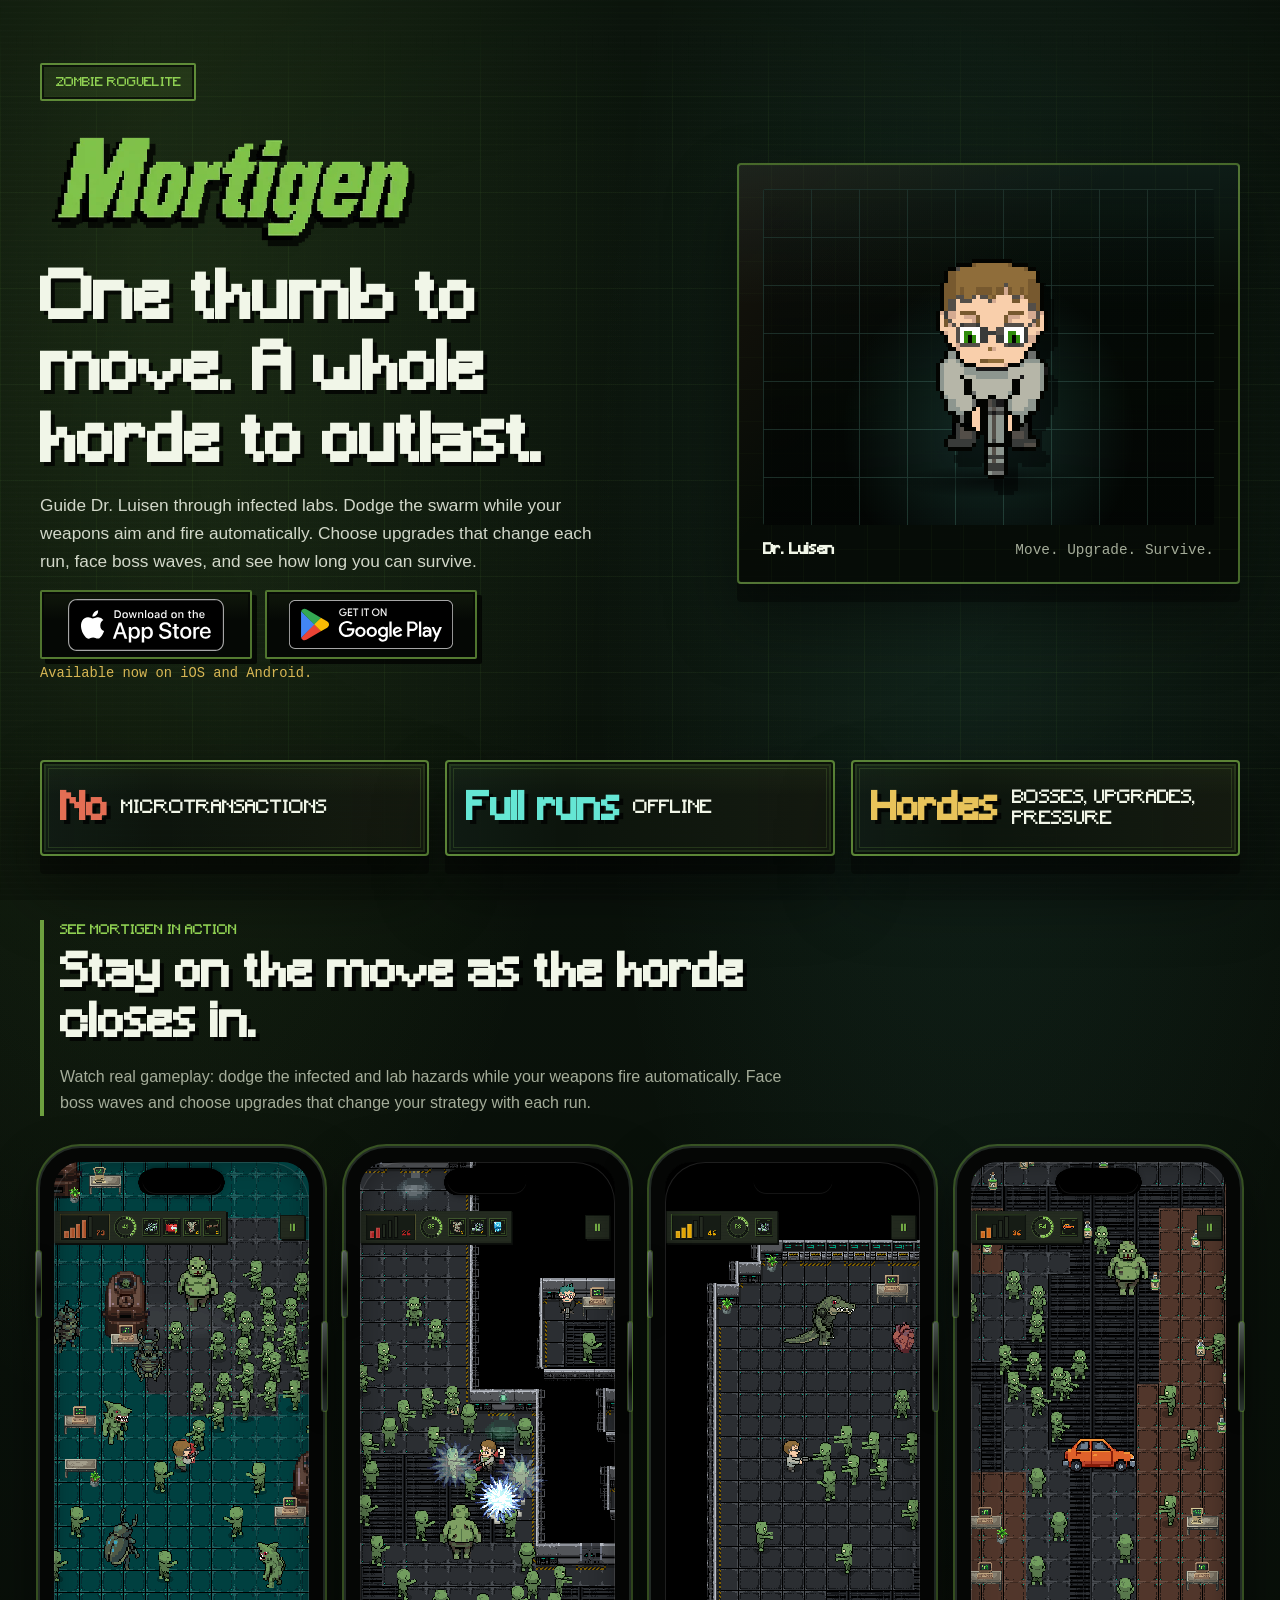
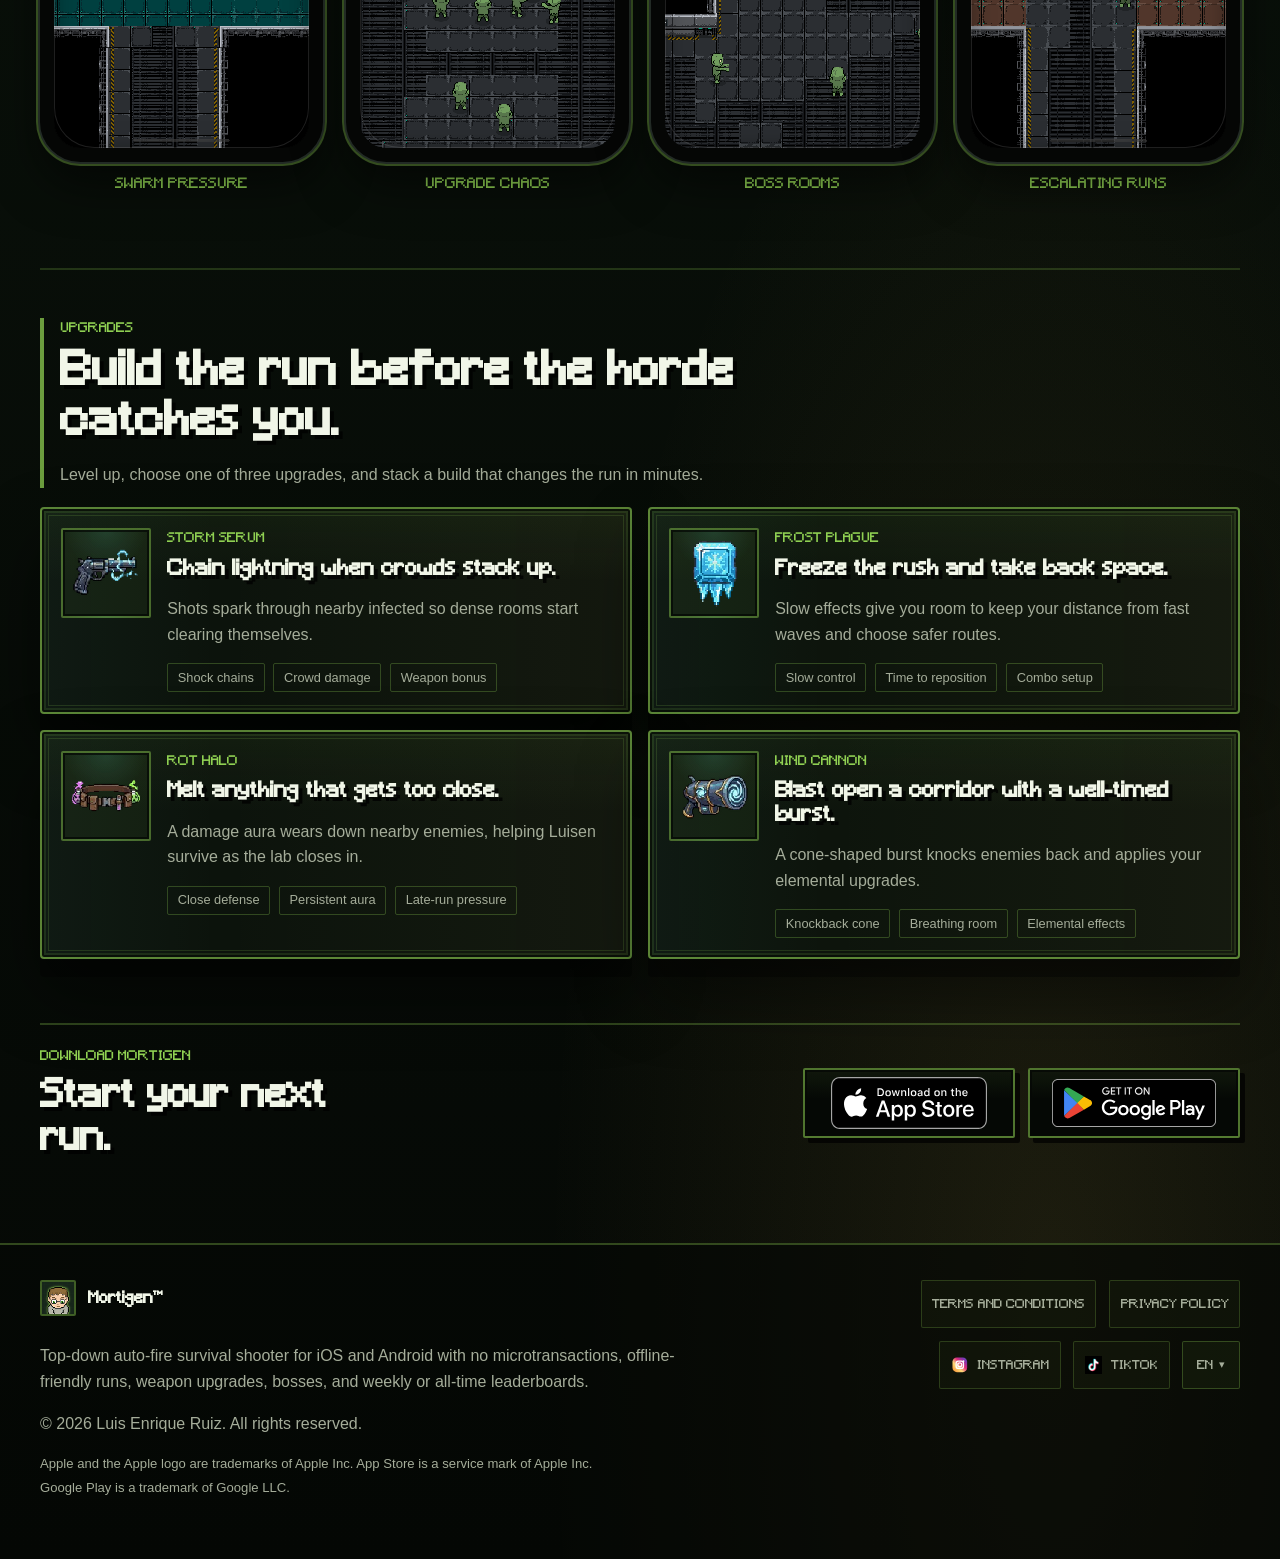
<file: index.html>
<!doctype html>
<html lang="en">
  <head>
    <meta charset="utf-8">
    <meta name="viewport" content="width=device-width, initial-scale=1">
    <title data-i18n="meta.title">Mortigen | Zombie roguelite auto-shooter</title>
    <meta
      name="description"
      data-i18n-content="meta.description"
      content="A one-thumb zombie roguelite for iOS and Android. Guide Dr. Luisen through infected labs, dodge hordes while your weapons aim and fire automatically, and choose upgrades to face the bosses."
    >
    <meta name="robots" content="index,follow,max-image-preview:large">
    <link rel="canonical" href="https://koldo92.github.io/mortigen/">
    <meta property="og:type" content="website">
    <meta property="og:site_name" content="Mortigen">
    <meta property="og:locale" data-i18n-content="meta.locale" content="en_US">
    <meta
      property="og:title"
      data-i18n-content="meta.title"
      content="Mortigen | Zombie roguelite auto-shooter"
    >
    <meta
      property="og:description"
      data-i18n-content="meta.description"
      content="A one-thumb zombie roguelite for iOS and Android. Guide Dr. Luisen through infected labs, dodge hordes while your weapons aim and fire automatically, and choose upgrades to face the bosses."
    >
    <meta property="og:url" content="https://koldo92.github.io/mortigen/">
    <meta property="og:image" content="https://koldo92.github.io/mortigen/assets/images/og-banner.png">
    <meta property="og:image:width" content="1200">
    <meta property="og:image:height" content="630">
    <meta
      property="og:image:alt"
      data-i18n-content="meta.imageAlt"
      content="Mortigen gameplay screenshot showing Dr. Luisen fighting hordes inside the lab."
    >
    <meta name="twitter:card" content="summary_large_image">
    <meta
      name="twitter:title"
      data-i18n-content="meta.title"
      content="Mortigen | Zombie roguelite auto-shooter"
    >
    <meta
      name="twitter:description"
      data-i18n-content="meta.description"
      content="A one-thumb zombie roguelite for iOS and Android. Guide Dr. Luisen through infected labs, dodge hordes while your weapons aim and fire automatically, and choose upgrades to face the bosses."
    >
    <meta name="twitter:image" content="https://koldo92.github.io/mortigen/assets/images/og-banner.png">
    <meta
      name="twitter:image:alt"
      data-i18n-content="meta.imageAlt"
      content="Mortigen gameplay screenshot showing Dr. Luisen fighting hordes inside the lab."
    >
    <script type="application/ld+json" data-i18n-jsonld-description="meta.description">
      {
        "@context": "https://schema.org",
        "@type": ["VideoGame", "MobileApplication"],
        "@id": "https://koldo92.github.io/mortigen/#app",
        "name": "Mortigen",
        "url": "https://koldo92.github.io/mortigen/",
        "image": "https://koldo92.github.io/mortigen/assets/images/og-banner.png",
        "description": "A one-thumb zombie roguelite for iOS and Android. Guide Dr. Luisen through infected labs, dodge hordes while your weapons aim and fire automatically, and choose upgrades to face the bosses.",
        "operatingSystem": ["Android", "iOS"],
        "applicationCategory": "GameApplication",
        "applicationSubCategory": "Zombie roguelite auto-shooter",
        "genre": ["Survival shooter", "Bullet heaven", "Roguelite", "Action", "Arcade"],
        "gamePlatform": ["Android", "iOS"],
        "playMode": "SinglePlayer",
        "isAccessibleForFree": true,
        "author": {
          "@type": "Person",
          "name": "Luis Enrique Ruiz"
        },
        "offers": {
          "@type": "Offer",
          "price": "0.00",
          "priceCurrency": "USD"
        },
        "screenshot": [
          "https://koldo92.github.io/mortigen/assets/images/screenshot-horde.webp",
          "https://koldo92.github.io/mortigen/assets/images/screenshot-shock.webp",
          "https://koldo92.github.io/mortigen/assets/images/screenshot-heart.webp",
          "https://koldo92.github.io/mortigen/assets/images/screenshot-car.webp"
        ],
        "sameAs": [
          "https://apps.apple.com/app/mortigen/id6761758806",
          "https://play.google.com/store/apps/details?id=com.ler.mortigen"
        ]
      }
    </script>
    <link rel="preload" href="assets/fonts/retrofont.ttf" as="font" type="font/ttf" crossorigin>
    <link rel="preload" as="image" href="assets/images/player_idle.webp" type="image/webp">
    <link rel="icon" type="image/png" sizes="32x32" href="assets/images/favicon-32x32.png">
    <link rel="icon" type="image/png" sizes="16x16" href="assets/images/favicon-16x16.png">
    <link rel="icon" type="image/png" sizes="192x192" href="assets/images/favicon-192x192.png">
    <link rel="apple-touch-icon" sizes="180x180" href="assets/images/apple-touch-icon.png">
    <meta name="theme-color" content="#071009">
    <link rel="stylesheet" href="assets/css/site.css?v=20261001">
    <script src="assets/js/home-i18n.js?v=20261001" defer></script>
  </head>
  <body>
    <a class="skip-link" href="#main">Skip to main content</a>
    <main id="main">
      <section class="section hero" id="download">
        <div class="container hero-grid">
          <div class="hero-copy">
            <span class="pill pulse" data-i18n="hero.status">
              ZOMBIE ROGUELITE
            </span>

            <div class="logo-wrap">
              <img
                class="pixel-art"
                src="assets/images/mortigen_title-560.webp"
                srcset="
                  assets/images/mortigen_title-384.webp 384w,
                  assets/images/mortigen_title-560.webp 560w,
                  assets/images/mortigen_title-768.webp 768w
                "
                sizes="(max-width: 700px) calc(100vw - 1.25rem), 560px"
                width="560"
                height="190"
                fetchpriority="high"
                alt="Mortigen"
              >
            </div>

            <h1 data-i18n="hero.heading">
              One thumb to move. A whole horde to outlast.
            </h1>

            <p class="section-copy hero-lede" data-i18n="hero.body">
              Guide Dr. Luisen through infected labs. Dodge the swarm while
              your weapons aim and fire automatically. Choose upgrades that
              change each run, face boss waves, and see how long you can survive.
            </p>

            <div class="hero-actions">
              <a
                class="store-badge-link"
                href="https://apps.apple.com/app/mortigen/id6761758806"
                target="_blank"
                rel="noopener noreferrer"
                data-i18n-aria-label="hero.appStoreBadgeAria"
                aria-label="Download Mortigen on the App Store"
              >
                <img
                  class="store-badge store-badge--app-store"
                  src="assets/images/app-store-badge.svg"
                  width="180"
                  height="53"
                  data-i18n-src="hero.appStoreBadgeSrc"
                  alt=""
                  aria-hidden="true"
                >
              </a>
              <a
                class="store-badge-link"
                href="https://play.google.com/store/apps/details?id=com.ler.mortigen"
                target="_blank"
                rel="noopener noreferrer"
                data-i18n-aria-label="hero.googlePlayBadgeAria"
                aria-label="Get Mortigen on Google Play"
              >
                <img
                  class="store-badge store-badge--google"
                  src="assets/images/google-play-badge-en.svg"
                  width="180"
                  height="53"
                  data-i18n-src="hero.googlePlayBadgeSrc"
                  alt=""
                  aria-hidden="true"
                >
              </a>
            </div>

            <p class="download-note" data-i18n="hero.downloadNote">
              Available now on iOS and Android.
            </p>
          </div>

          <div class="hero-scene">
            <div class="sprite-panel">
              <div
                class="luisen-stage"
                role="img"
                data-i18n-aria-label="hero.sceneAria"
                aria-label="Animated Dr. Luisen idle sprite"
              >
                <div class="luisen-sprite pixel-art" aria-hidden="true"></div>
                <span class="luisen-shadow" aria-hidden="true"></span>
              </div>
              <div class="hero-signal">
                <strong>Dr. Luisen</strong>
                <span data-i18n="hero.signal">Move. Upgrade. Survive.</span>
              </div>
            </div>
          </div>
        </div>
      </section>

      <section class="section proof-band" data-i18n-aria-label="hero.proofAria" aria-label="Mortigen highlights">
        <div class="container proof-grid">
          <article class="proof-card panel">
            <strong data-i18n="hero.proofMicroStrong">No</strong>
            <span data-i18n="hero.valueMicro">microtransactions</span>
          </article>
          <article class="proof-card panel">
            <strong data-i18n="hero.proofOfflineStrong">Full runs</strong>
            <span data-i18n="hero.valueOffline">offline</span>
          </article>
          <article class="proof-card panel">
            <strong data-i18n="hero.proofHordeStrong">Hordes</strong>
            <span data-i18n="hero.valueHorde">bosses, upgrades, pressure</span>
          </article>
        </div>
      </section>

      <section class="section gameplay-section" id="gameplay">
        <div class="container">
          <header class="section-header compact-header">
            <span class="section-kicker" data-i18n="gameplay.kicker">
              SEE MORTIGEN IN ACTION
            </span>
            <h2 data-i18n="gameplay.heading">
              Stay on the move as the horde closes in.
            </h2>
            <p class="section-copy" data-i18n="gameplay.body">
              Watch real gameplay: dodge the infected and lab hazards while
              your weapons fire automatically. Face boss waves and choose
              upgrades that change your strategy with each run.
            </p>
          </header>

          <div class="phone-gallery">
            <figure class="phone-frame">
              <div class="phone-shell">
                <span class="phone-notch" aria-hidden="true"></span>
                <img
                  class="pixel-art"
                  src="assets/images/screenshot-horde.webp"
                  width="1179"
                  height="2556"
                  loading="lazy"
                  decoding="async"
                  data-i18n-alt="gameplay.screenshot1Alt"
                  alt="Mortigen gameplay with Dr. Luisen surrounded by hordes and bosses"
                >
              </div>
              <figcaption data-i18n="gameplay.screenshot1Label">
                Swarm pressure
              </figcaption>
            </figure>

            <figure class="phone-frame">
              <div class="phone-shell">
                <span class="phone-notch" aria-hidden="true"></span>
                <img
                  class="pixel-art"
                  src="assets/images/screenshot-shock.webp"
                  width="1179"
                  height="2556"
                  loading="lazy"
                  decoding="async"
                  data-i18n-alt="gameplay.screenshot2Alt"
                  alt="Mortigen gameplay with electrical attacks hitting infected enemies"
                >
              </div>
              <figcaption data-i18n="gameplay.screenshot2Label">
                Upgrade chaos
              </figcaption>
            </figure>

            <figure class="phone-frame">
              <div class="phone-shell">
                <span class="phone-notch" aria-hidden="true"></span>
                <img
                  class="pixel-art"
                  src="assets/images/screenshot-heart.webp"
                  width="1179"
                  height="2556"
                  loading="lazy"
                  decoding="async"
                  data-i18n-alt="gameplay.screenshot3Alt"
                  alt="Mortigen gameplay with the Crimson Heart and a large boss"
                >
              </div>
              <figcaption data-i18n="gameplay.screenshot3Label">
                Boss rooms
              </figcaption>
            </figure>

            <figure class="phone-frame">
              <div class="phone-shell">
                <span class="phone-notch" aria-hidden="true"></span>
                <img
                  class="pixel-art"
                  src="assets/images/screenshot-car.webp"
                  width="1179"
                  height="2556"
                  loading="lazy"
                  decoding="async"
                  data-i18n-alt="gameplay.screenshot4Alt"
                  alt="Mortigen gameplay with enemies around a car in the laboratory"
                >
              </div>
              <figcaption data-i18n="gameplay.screenshot4Label">
                Escalating runs
              </figcaption>
            </figure>
          </div>

          <section
            class="upgrades-section"
            id="upgrades"
            aria-labelledby="upgrades-heading"
          >
            <header class="section-header compact-header upgrades-header">
              <span class="section-kicker" data-i18n="features.kicker">
                Upgrades
              </span>
              <h2 id="upgrades-heading" data-i18n="features.heading">
                Build the run before the horde catches you.
              </h2>
              <p class="section-copy" data-i18n="features.body">
                Level up, choose one of three upgrades, and stack a build that
                changes the run in minutes.
              </p>
            </header>

            <div class="features-grid">
              <article class="feature-card panel">
                <div class="icon-wrap">
                  <img
                    class="pixel-art"
                    src="assets/images/electricity-96.webp"
                    srcset="
                      assets/images/electricity-96.webp 96w,
                      assets/images/electricity-144.webp 144w
                    "
                    sizes="72px"
                    width="96"
                    height="71"
                    loading="lazy"
                    decoding="async"
                    data-i18n-alt="features.card1Alt"
                    alt="Storm Serum upgrade icon"
                  >
                </div>
                <div>
                  <span class="eyebrow" data-i18n="features.card1Eyebrow">
                    Storm Serum
                  </span>
                  <h3 data-i18n="features.card1Title">
                    Chain lightning when crowds stack up.
                  </h3>
                  <p data-i18n="features.card1Body">
                    Shots spark through nearby infected so dense rooms start
                    clearing themselves.
                  </p>
                  <div class="feature-meta">
                    <span data-i18n="features.card1Meta1">Shock chains</span>
                    <span data-i18n="features.card1Meta2">Crowd damage</span>
                    <span data-i18n="features.card1Meta3">Weapon bonus</span>
                  </div>
                </div>
              </article>

              <article class="feature-card panel">
                <div class="icon-wrap">
                  <img
                    class="pixel-art"
                    src="assets/images/ice-96.webp"
                    srcset="
                      assets/images/ice-96.webp 71w,
                      assets/images/ice-144.webp 106w
                    "
                    sizes="72px"
                    width="71"
                    height="96"
                    loading="lazy"
                    decoding="async"
                    data-i18n-alt="features.card2Alt"
                    alt="Frost Plague upgrade icon"
                  >
                </div>
                <div>
                  <span class="eyebrow" data-i18n="features.card2Eyebrow">
                    Frost Plague
                  </span>
                  <h3 data-i18n="features.card2Title">
                    Freeze the rush and take back space.
                  </h3>
                  <p data-i18n="features.card2Body">
                    Slow effects give you room to keep your distance from fast waves
                    and choose safer routes.
                  </p>
                  <div class="feature-meta">
                    <span data-i18n="features.card2Meta1">Slow control</span>
                    <span data-i18n="features.card2Meta2">Time to reposition</span>
                    <span data-i18n="features.card2Meta3">Combo setup</span>
                  </div>
                </div>
              </article>

              <article class="feature-card panel">
                <div class="icon-wrap">
                  <img
                    class="pixel-art"
                    src="assets/images/belt-96.webp"
                    srcset="
                      assets/images/belt-96.webp 96w,
                      assets/images/belt-144.webp 144w
                    "
                    sizes="72px"
                    width="96"
                    height="48"
                    loading="lazy"
                    decoding="async"
                    data-i18n-alt="features.card3Alt"
                    alt="Rot Halo upgrade icon"
                  >
                </div>
                <div>
                  <span class="eyebrow" data-i18n="features.card3Eyebrow">
                    Rot Halo
                  </span>
                  <h3 data-i18n="features.card3Title">
                    Melt anything that gets too close.
                  </h3>
                  <p data-i18n="features.card3Body">
                    A damage aura wears down nearby enemies, helping Luisen survive as the lab closes in.
                  </p>
                  <div class="feature-meta">
                    <span data-i18n="features.card3Meta1">Close defense</span>
                    <span data-i18n="features.card3Meta2">Persistent aura</span>
                    <span data-i18n="features.card3Meta3">Late-run pressure</span>
                  </div>
                </div>
              </article>

              <article class="feature-card panel">
                <div class="icon-wrap">
                  <img
                    class="pixel-art"
                    src="assets/images/windcannon-96.webp"
                    srcset="
                      assets/images/windcannon-96.webp 96w,
                      assets/images/windcannon-144.webp 144w
                    "
                    sizes="72px"
                    width="96"
                    height="66"
                    loading="lazy"
                    decoding="async"
                    data-i18n-alt="features.card4Alt"
                    alt="Wind Cannon upgrade icon"
                  >
                </div>
                <div>
                  <span class="eyebrow" data-i18n="features.card4Eyebrow">
                    Wind Cannon
                  </span>
                  <h3 data-i18n="features.card4Title">
                    Blast open a corridor with a well-timed burst.
                  </h3>
                  <p data-i18n="features.card4Body">
                    A cone-shaped burst knocks enemies back and applies your
                    elemental upgrades.
                  </p>
                  <div class="feature-meta">
                    <span data-i18n="features.card4Meta1">Knockback cone</span>
                    <span data-i18n="features.card4Meta2">Breathing room</span>
                    <span data-i18n="features.card4Meta3">Elemental effects</span>
                  </div>
                </div>
              </article>
            </div>
          </section>

          <div class="gameplay-cta">
            <div>
              <span class="section-kicker" data-i18n="gameplay.ctaKicker">
                Download Mortigen
              </span>
              <h2 data-i18n="gameplay.ctaHeading">Start your next run.</h2>
            </div>
            <div class="hero-actions hero-actions--compact">
              <a
                class="store-badge-link"
                href="https://apps.apple.com/app/mortigen/id6761758806"
                target="_blank"
                rel="noopener noreferrer"
                data-i18n-aria-label="hero.appStoreBadgeAria"
                aria-label="Download Mortigen on the App Store"
              >
                <img
                  class="store-badge store-badge--app-store"
                  src="assets/images/app-store-badge.svg"
                  width="180"
                  height="53"
                  data-i18n-src="hero.appStoreBadgeSrc"
                  alt=""
                  aria-hidden="true"
                >
              </a>
              <a
                class="store-badge-link"
                href="https://play.google.com/store/apps/details?id=com.ler.mortigen"
                target="_blank"
                rel="noopener noreferrer"
                data-i18n-aria-label="hero.googlePlayBadgeAria"
                aria-label="Get Mortigen on Google Play"
              >
                <img
                  class="store-badge store-badge--google"
                  src="assets/images/google-play-badge-en.svg"
                  width="180"
                  height="53"
                  data-i18n-src="hero.googlePlayBadgeSrc"
                  alt=""
                  aria-hidden="true"
                >
              </a>
            </div>
          </div>
        </div>
      </section>
    </main>

    <footer class="footer">
      <div class="container footer-inner">
        <div class="footer-copy">
          <div class="footer-brand">
            <span class="footer-brand-mark">
              <img
                class="pixel-art"
                src="assets/images/app_icon-64.png"
                width="64"
                height="64"
                alt=""
                aria-hidden="true"
              >
            </span>
            <strong data-i18n="footer.title">Mortigen™</strong>
          </div>
          <p data-i18n="footer.body">
            Top-down auto-fire survival shooter for iOS and Android with no
            microtransactions, offline-friendly runs, weapon upgrades, bosses,
            and weekly or all-time leaderboards.
          </p>
          <p data-i18n="footer.copyright">
            © 2026 Luis Enrique Ruiz. All rights reserved.
          </p>
          <p class="footer-legal-note footer-legal-note-inline">
            <span data-i18n="footer.appleTrademark">
              Apple and the Apple logo are trademarks of Apple Inc. App Store is
              a service mark of Apple Inc.
            </span>
            <span data-i18n="footer.googleTrademark">
              Google Play is a trademark of Google LLC.
            </span>
          </p>
        </div>

        <div class="footer-links">
          <a
            href="terms.html"
            data-i18n="footer.terms"
            data-i18n-href="links.terms"
          >
            Terms and Conditions
          </a>
          <a
            href="privacy.html"
            data-i18n="footer.privacy"
            data-i18n-href="links.privacy"
          >
            Privacy Policy
          </a>
          <div class="footer-social-links">
            <a
              class="footer-social-link"
              href="https://www.instagram.com/mortigengame"
              target="_blank"
              rel="noopener noreferrer"
              aria-label="Instagram"
              title="Instagram"
            >
              <svg viewBox="0 0 24 24" aria-hidden="true" focusable="false">
                <defs>
                  <linearGradient id="instagram-gradient-index" x1="0%" y1="100%" x2="100%" y2="0%">
                    <stop offset="0%" stop-color="#f58529" />
                    <stop offset="35%" stop-color="#feda77" />
                    <stop offset="60%" stop-color="#dd2a7b" />
                    <stop offset="82%" stop-color="#8134af" />
                    <stop offset="100%" stop-color="#515bd4" />
                  </linearGradient>
                </defs>
                <rect x="2" y="2" width="20" height="20" rx="6" fill="url(#instagram-gradient-index)" />
                <rect x="7" y="7" width="10" height="10" rx="3" fill="none" stroke="#fff" stroke-width="1.8" />
                <circle cx="12" cy="12" r="2.7" fill="none" stroke="#fff" stroke-width="1.8" />
                <circle cx="17.1" cy="6.9" r="1.2" fill="#fff" />
              </svg>
              <span>Instagram</span>
            </a>
            <a
              class="footer-social-link"
              href="https://www.tiktok.com/@mortigengame"
              target="_blank"
              rel="noopener noreferrer"
              aria-label="TikTok"
              title="TikTok"
            >
              <img
                src="assets/images/tiktok-icon-black-square-48.png"
                alt=""
                width="24"
                height="24"
              >
              <span>TikTok</span>
            </a>
          </div>
          <div
            class="lang-switch lang-switch--dropdown footer-lang-switch"
            data-lang-switch
          >
            <button
              class="lang-switch__trigger"
              type="button"
              data-lang-trigger
              aria-haspopup="true"
              aria-expanded="false"
              aria-controls="lang-menu-index"
              data-i18n-aria-label="lang.aria"
              aria-label="Language selector"
            >
              <span class="lang-switch__trigger-label" data-lang-trigger-label>EN</span>
              <span class="lang-switch__chevron" aria-hidden="true">▾</span>
            </button>
            <div
              class="lang-switch__menu"
              id="lang-menu-index"
              role="group"
              data-lang-menu
              hidden
            >
              <button class="lang-switch__button" type="button" data-lang-toggle="en" aria-pressed="true">EN</button>
              <button class="lang-switch__button" type="button" data-lang-toggle="es" aria-pressed="false">ES</button>
              <button class="lang-switch__button" type="button" data-lang-toggle="zh" aria-pressed="false">中文</button>
              <button class="lang-switch__button" type="button" data-lang-toggle="fr" aria-pressed="false">FR</button>
              <button class="lang-switch__button" type="button" data-lang-toggle="hi" aria-pressed="false">HI</button>
              <button class="lang-switch__button" type="button" data-lang-toggle="pt" aria-pressed="false">PT</button>
              <button class="lang-switch__button" type="button" data-lang-toggle="ru" aria-pressed="false">RU</button>
              <button class="lang-switch__button" type="button" data-lang-toggle="eu" aria-pressed="false">EU</button>
              <button class="lang-switch__button" type="button" data-lang-toggle="de" aria-pressed="false">DE</button>
              <button class="lang-switch__button" type="button" data-lang-toggle="it" aria-pressed="false">IT</button>
              <button class="lang-switch__button" type="button" data-lang-toggle="ja" aria-pressed="false">日本語</button>
              <button class="lang-switch__button" type="button" data-lang-toggle="bn" aria-pressed="false">বাংলা</button>
              <button class="lang-switch__button" type="button" data-lang-toggle="ko" aria-pressed="false">한국어</button>
            </div>
          </div>
        </div>
      </div>
    </footer>
  </body>
</html>
</file>
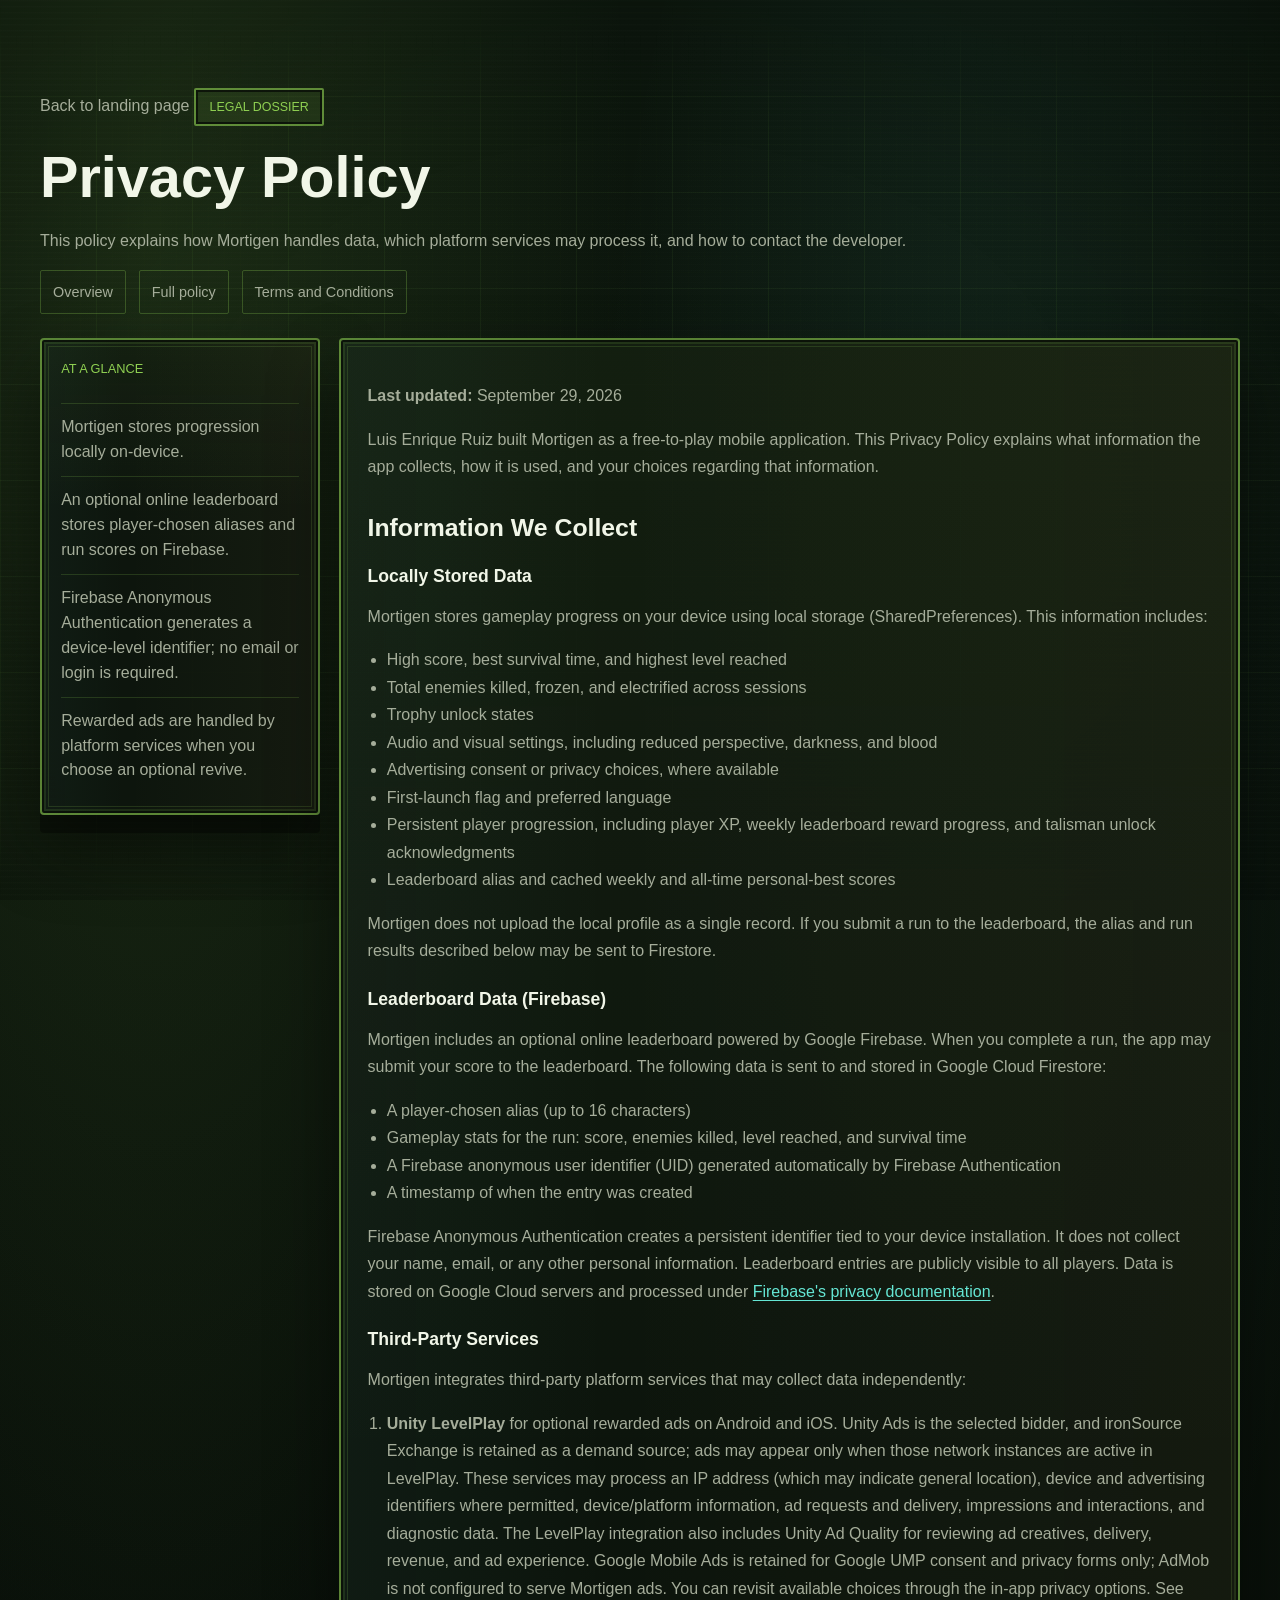
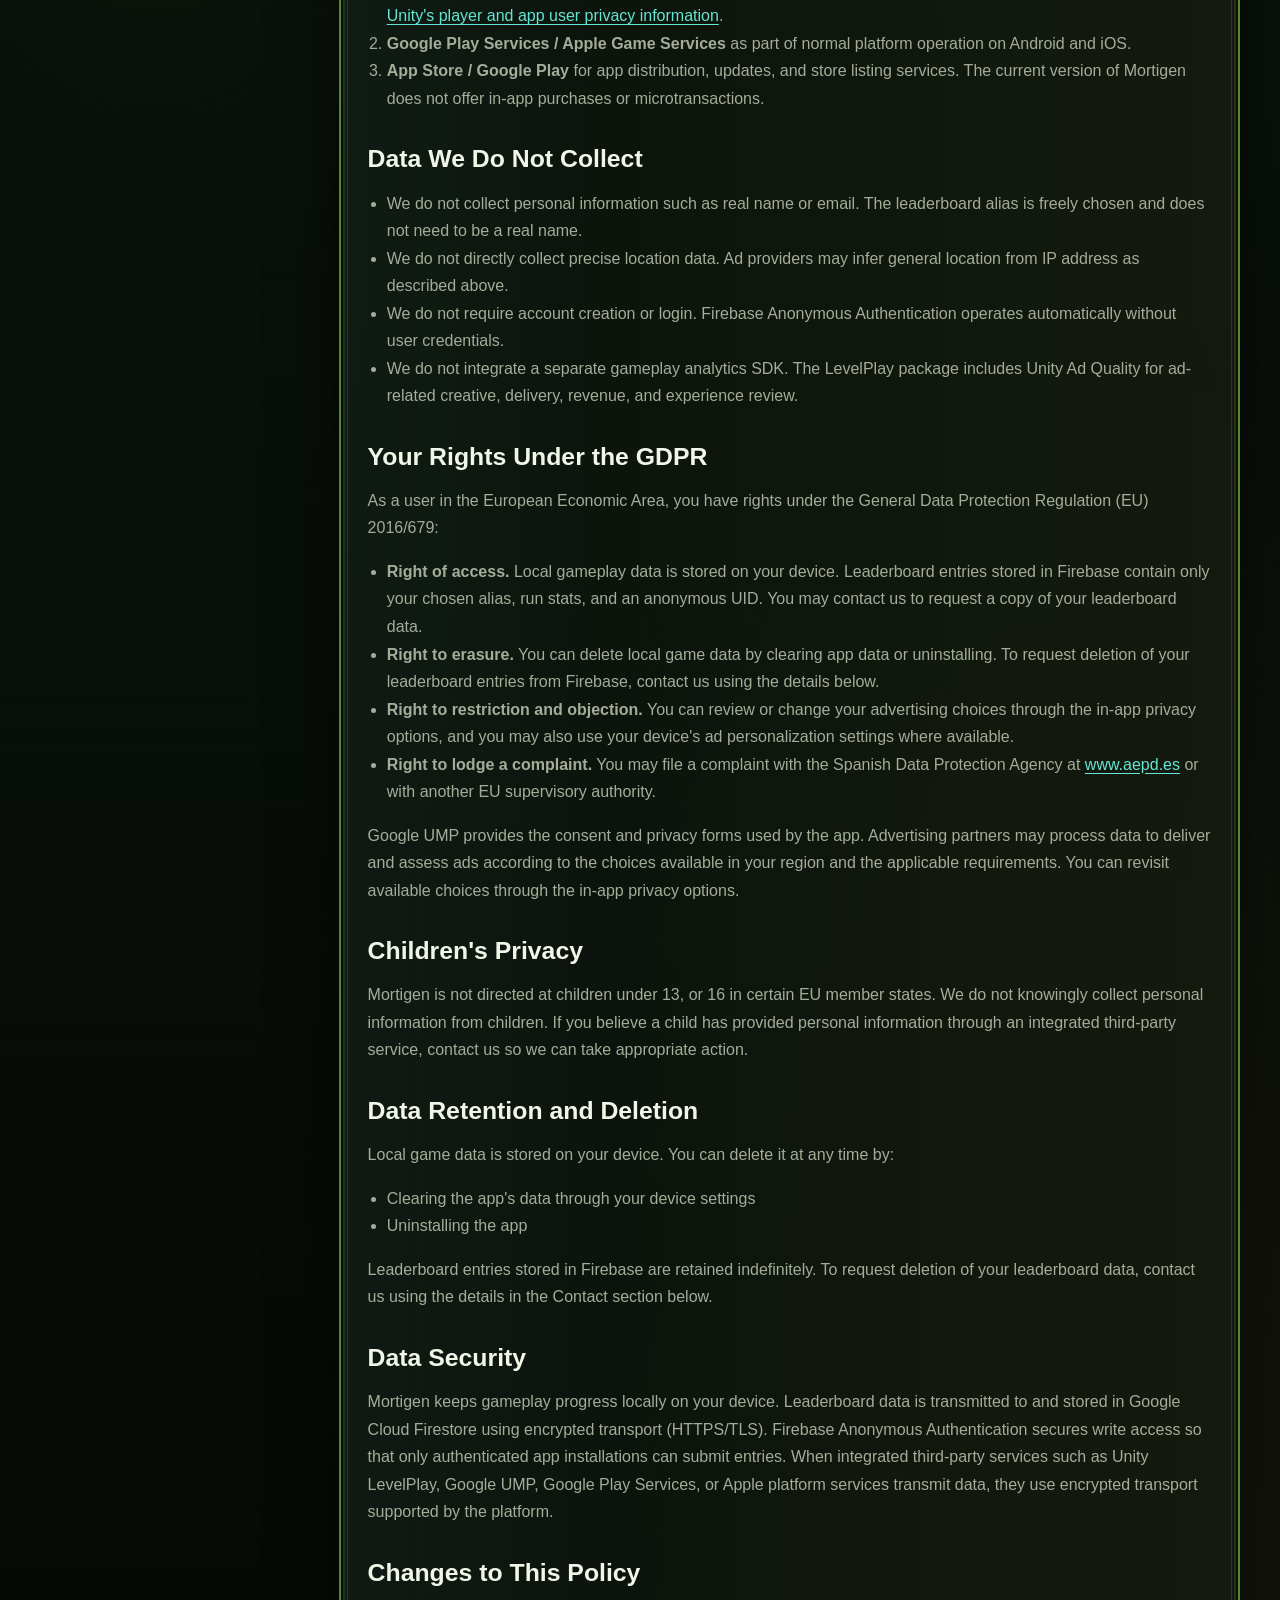
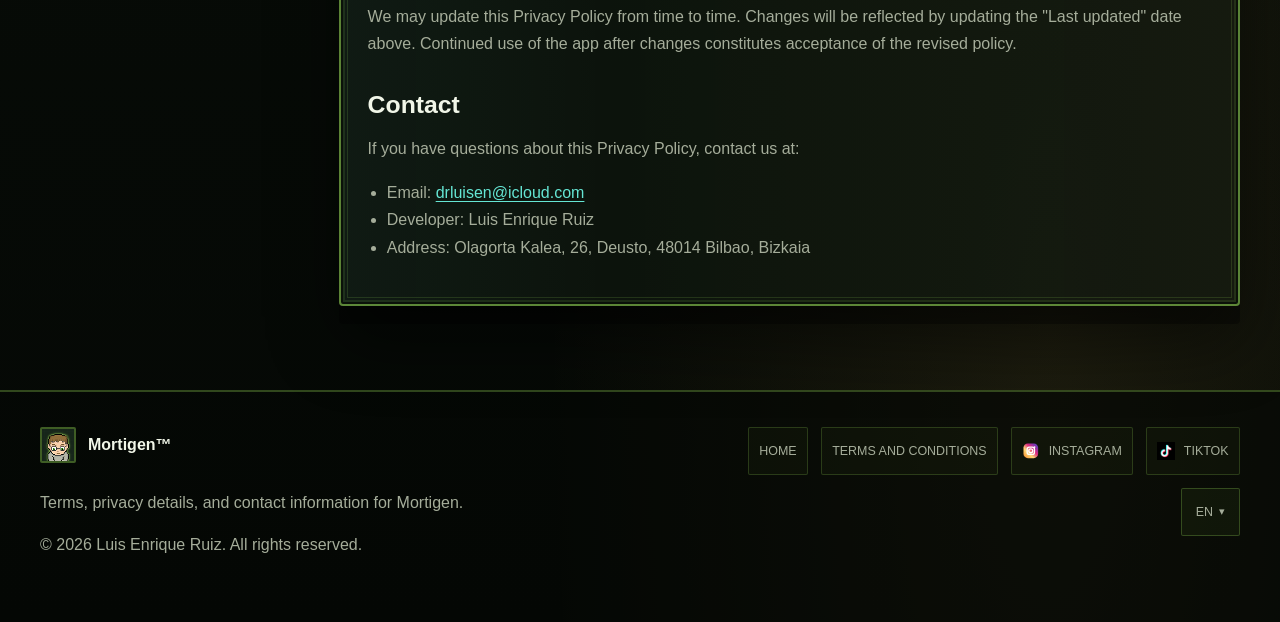
<file: privacy.html>
<!doctype html>
<html lang="en">
  <head>
    <meta charset="utf-8">
    <meta name="viewport" content="width=device-width, initial-scale=1">
    <title data-i18n="privacyPage.meta.title">Mortigen | Privacy Policy</title>
    <meta
      name="description"
      data-i18n-content="privacyPage.meta.description"
      content="Privacy Policy for Mortigen, covering local storage, rewarded ads, optional leaderboards, and user rights."
    >
    <link rel="canonical" href="https://koldo92.github.io/mortigen/privacy.html">
    <meta property="og:type" content="website">
    <meta
      property="og:title"
      data-i18n-content="privacyPage.meta.title"
      content="Mortigen | Privacy Policy"
    >
    <meta
      property="og:description"
      data-i18n-content="privacyPage.meta.description"
      content="Privacy Policy for Mortigen, covering local storage, rewarded ads, optional leaderboards, and user rights."
    >
    <meta property="og:url" content="https://koldo92.github.io/mortigen/privacy.html">
    <meta property="og:image" content="https://koldo92.github.io/mortigen/assets/images/og-banner.png">
    <meta property="og:image:width" content="1200">
    <meta property="og:image:height" content="630">
    <meta name="twitter:card" content="summary_large_image">
    <meta
      name="twitter:title"
      data-i18n-content="privacyPage.meta.title"
      content="Mortigen | Privacy Policy"
    >
    <meta
      name="twitter:description"
      data-i18n-content="privacyPage.meta.description"
      content="Privacy Policy for Mortigen, covering local storage, rewarded ads, optional leaderboards, and user rights."
    >
    <meta name="twitter:image" content="https://koldo92.github.io/mortigen/assets/images/og-banner.png">
    <link rel="preload" href="assets/fonts/retrofont.ttf" as="font" type="font/ttf" crossorigin>
    <link rel="icon" type="image/png" sizes="32x32" href="assets/images/favicon-32x32.png">
    <link rel="icon" type="image/png" sizes="16x16" href="assets/images/favicon-16x16.png">
    <link rel="icon" type="image/png" sizes="192x192" href="assets/images/favicon-192x192.png">
    <link rel="apple-touch-icon" sizes="180x180" href="assets/images/apple-touch-icon.png">
    <meta name="theme-color" content="#071009">
    <link rel="stylesheet" href="assets/css/site.css?v=20261001">
    <script src="assets/js/home-i18n.js?v=20261001" defer></script>
  </head>
  <body class="legal-page">
    <a class="skip-link" href="#full-policy">Skip to content</a>
    <main>
      <section class="section legal-hero">
        <div class="container">
          <a
            class="back-link"
            href="index.html"
            data-i18n="privacyPage.backLink"
            data-i18n-href="links.home"
          >
            Back to landing page
          </a>
          <span class="pill" data-i18n="privacyPage.hero.pill">Legal dossier</span>
          <h1 data-i18n="privacyPage.hero.heading">Privacy Policy</h1>
          <p
            class="section-copy legal-intro"
            data-i18n-html="privacyPage.hero.intro"
          >
            This policy explains how Mortigen handles data, which platform
            services may process it, and how to contact the developer.
          </p>
          <div class="quick-links">
            <a href="#overview" data-i18n="privacyPage.quick.overview">Overview</a>
            <a href="#full-policy" data-i18n="privacyPage.quick.fullPolicy">
              Full policy
            </a>
            <a
              href="terms.html"
              data-i18n="nav.terms"
              data-i18n-href="links.terms"
            >
              Terms and Conditions
            </a>
          </div>
        </div>
      </section>

      <section class="section section-tight">
        <div class="container legal-shell">
          <aside class="legal-sidebar">
            <article class="legal-card panel" id="overview">
              <span class="section-kicker" data-i18n="privacyPage.overview.kicker">
                At a glance
              </span>
              <ul>
                <li data-i18n="privacyPage.overview.item1">
                  Mortigen stores progression locally on-device.
                </li>
                <li data-i18n="privacyPage.overview.item2">
                  An optional online leaderboard stores player-chosen aliases
                  and run scores on Firebase.
                </li>
                <li data-i18n="privacyPage.overview.item3">
                  Firebase Anonymous Authentication generates a device-level
                  identifier; no email or login is required.
                </li>
                <li data-i18n="privacyPage.overview.item4">
                  Rewarded ads are handled by platform services when you choose
                  an optional revive.
                </li>
              </ul>
            </article>

          </aside>

          <article class="legal-article panel" id="full-policy">
            <p data-i18n-html="privacyPage.lastUpdated">
              <strong>Last updated:</strong> September 29, 2026
            </p>

            <p data-i18n-html="privacyPage.intro">
              Luis Enrique Ruiz ("we", "us", or "our") built Mortigen as a
              free-to-play mobile application. This Privacy Policy explains what
              information the app collects, how it is used, and your choices
              regarding that information.
            </p>

            <h2 data-i18n="privacyPage.collect.heading">Information We Collect</h2>

            <h3 data-i18n="privacyPage.local.heading">Locally Stored Data</h3>
            <p data-i18n="privacyPage.local.body1">
              Mortigen stores gameplay progress on your device using local
              storage (SharedPreferences). This information includes:
            </p>
            <ul>
              <li data-i18n="privacyPage.local.item1">
                High score, best survival time, and highest level reached
              </li>
              <li data-i18n="privacyPage.local.item2">
                Total enemies killed, frozen, and electrified across sessions
              </li>
              <li data-i18n="privacyPage.local.item3">Trophy unlock states</li>
              <li data-i18n="privacyPage.local.item4">
                Audio and visual settings, including reduced perspective,
                darkness, and blood
              </li>
              <li data-i18n="privacyPage.local.item5">
                Advertising consent or privacy choices, where available
              </li>
              <li data-i18n="privacyPage.local.item6">
                First-launch flag and preferred language
              </li>
              <li data-i18n="privacyPage.local.item7">
                Persistent player progression, including player XP, weekly
                leaderboard reward progress, and talisman unlock acknowledgments
              </li>
              <li data-i18n="privacyPage.local.item8">
                Leaderboard alias and cached weekly and all-time personal-best
                scores
              </li>
            </ul>
            <p data-i18n="privacyPage.local.body2">
              Mortigen does not upload the local profile as a single record. If
              you submit a run to the leaderboard, the alias and run results
              described below may be sent to Firestore.
            </p>

            <h3 data-i18n="privacyPage.leaderboard.heading">Leaderboard Data (Firebase)</h3>
            <p data-i18n="privacyPage.leaderboard.body1">
              Mortigen includes an optional online leaderboard powered by
              Google Firebase. When you complete a run, the app may submit
              your score to the leaderboard. The following data is sent to
              and stored in Google Cloud Firestore:
            </p>
            <ul>
              <li data-i18n="privacyPage.leaderboard.item1">
                A player-chosen alias (up to 16 characters)
              </li>
              <li data-i18n="privacyPage.leaderboard.item2">
                Gameplay stats for the run: score, enemies killed, level
                reached, and survival time
              </li>
              <li data-i18n="privacyPage.leaderboard.item3">
                A Firebase anonymous user identifier (UID) generated
                automatically by Firebase Authentication
              </li>
              <li data-i18n="privacyPage.leaderboard.item4">
                A timestamp of when the entry was created
              </li>
            </ul>
            <p data-i18n-html="privacyPage.leaderboard.body2">
              Firebase Anonymous Authentication creates a persistent
              identifier tied to your device installation. It does not
              collect your name, email, or any other personal information.
              Leaderboard entries are publicly visible to all players. Data
              is stored on Google Cloud servers and processed under
              <a
                href="https://firebase.google.com/support/privacy"
                target="_blank"
                rel="noopener noreferrer"
              >
                Firebase's privacy documentation
              </a>.
            </p>

            <h3 data-i18n="privacyPage.thirdParty.heading">Third-Party Services</h3>
            <p data-i18n="privacyPage.thirdParty.intro">
              Mortigen integrates third-party platform services that may collect
              data independently:
            </p>
            <ol>
              <li data-i18n-html="privacyPage.thirdParty.item1">
                <strong>Unity LevelPlay</strong> for optional rewarded ads on
                Android and iOS. Unity Ads is the selected bidder, and
                ironSource Exchange is retained as a demand source; ads may
                appear only when those network instances are active in
                LevelPlay. These services may process an IP
                address (which may indicate general location), device and
                advertising identifiers where permitted, device/platform
                information, ad requests and delivery, impressions and
                interactions, and diagnostic data. The LevelPlay integration
                also includes Unity Ad Quality for reviewing ad creatives,
                delivery, revenue, and ad experience. Google Mobile Ads is
                retained for Google UMP consent and privacy forms only; AdMob
                is not configured to serve Mortigen ads. You can revisit
                available choices through the in-app privacy options. See
                <a
                  href="https://unity.com/legal/game-player-and-app-user-privacy-faq"
                  target="_blank"
                  rel="noopener noreferrer"
                >
                  Unity's player and app user privacy information
                </a>.
              </li>
              <li data-i18n-html="privacyPage.thirdParty.item2">
                <strong>Google Play Services / Apple Game Services</strong> as
                part of normal platform operation on Android and iOS.
              </li>
              <li data-i18n-html="privacyPage.thirdParty.item3">
                <strong>App Store / Google Play</strong> for app distribution,
                updates, and store listing services. The current version of
                Mortigen does not offer in-app purchases or microtransactions.
              </li>
            </ol>

            <h2 data-i18n="privacyPage.noCollect.heading">Data We Do Not Collect</h2>
            <ul>
              <li data-i18n="privacyPage.noCollect.item1">
                We do not collect personal information such as real name or
                email. The leaderboard alias is freely chosen and does not
                need to be a real name.
              </li>
              <li data-i18n="privacyPage.noCollect.item2">
                We do not directly collect precise location data. Ad providers
                may infer general location from IP address as described above.
              </li>
              <li data-i18n="privacyPage.noCollect.item3">
                We do not require account creation or login. Firebase
                Anonymous Authentication operates automatically without
                user credentials.
              </li>
              <li data-i18n="privacyPage.noCollect.item4">
                We do not integrate a separate gameplay analytics SDK. The
                LevelPlay package includes Unity Ad Quality for ad-related
                creative, delivery, revenue, and experience review.
              </li>
            </ul>

            <h2 data-i18n="privacyPage.gdpr.heading">Your Rights Under the GDPR</h2>
            <p data-i18n="privacyPage.gdpr.intro">
              As a user in the European Economic Area, you have rights under the
              General Data Protection Regulation (EU) 2016/679:
            </p>
            <ul>
              <li data-i18n-html="privacyPage.gdpr.item1">
                <strong>Right of access.</strong> Local gameplay data is
                stored on your device. Leaderboard entries stored in
                Firebase contain only your chosen alias, run stats, and an
                anonymous UID. You may contact us to request a copy of your
                leaderboard data.
              </li>
              <li data-i18n-html="privacyPage.gdpr.item2">
                <strong>Right to erasure.</strong> You can delete local game
                data by clearing app data or uninstalling. To request
                deletion of your leaderboard entries from Firebase, contact
                us using the details below.
              </li>
              <li data-i18n-html="privacyPage.gdpr.item3">
                <strong>Right to restriction and objection.</strong> You can
                review or change your advertising choices through the in-app
                privacy options, and you may also use your device's ad
                personalization settings where available.
              </li>
              <li data-i18n-html="privacyPage.gdpr.item4">
                <strong>Right to lodge a complaint.</strong> You may file a
                complaint with the Spanish Data Protection Agency at
                <a
                  href="https://www.aepd.es"
                  target="_blank"
                  rel="noopener noreferrer"
                >
                  www.aepd.es
                </a>
                or with another EU supervisory authority.
              </li>
            </ul>
            <p data-i18n="privacyPage.gdpr.body">
              Google UMP provides the consent and privacy forms used by the
              app. Advertising partners may process data to deliver and assess
              ads according to the choices available in your region and the
              applicable requirements. You can revisit available choices
              through the in-app privacy options.
            </p>

            <h2 data-i18n="privacyPage.children.heading">Children's Privacy</h2>
            <p data-i18n="privacyPage.children.body">
              Mortigen is not directed at children under 13, or 16 in certain
              EU member states. We do not knowingly collect personal information
              from children. If you believe a child has provided personal
              information through an integrated third-party service, contact us
              so we can take appropriate action.
            </p>

            <h2 data-i18n="privacyPage.retention.heading">
              Data Retention and Deletion
            </h2>
            <p data-i18n="privacyPage.retention.intro">
              Local game data is stored on your device. You can delete it
              at any time by:
            </p>
            <ul>
              <li data-i18n="privacyPage.retention.item1">
                Clearing the app's data through your device settings
              </li>
              <li data-i18n="privacyPage.retention.item2">Uninstalling the app</li>
            </ul>
            <p data-i18n="privacyPage.retention.body">
              Leaderboard entries stored in Firebase are retained
              indefinitely. To request deletion of your leaderboard data,
              contact us using the details in the Contact section below.
            </p>

            <h2 data-i18n="privacyPage.security.heading">Data Security</h2>
            <p data-i18n="privacyPage.security.body">
              Mortigen keeps gameplay progress locally on your device.
              Leaderboard data is transmitted to and stored in Google Cloud
              Firestore using encrypted transport (HTTPS/TLS). Firebase
              Anonymous Authentication secures write access so that only
              authenticated app installations can submit entries. When
              integrated third-party services such as Unity LevelPlay, Google
              UMP, Google Play Services, or Apple platform services transmit
              data, they use encrypted transport supported by the platform.
            </p>

            <h2 data-i18n="privacyPage.changes.heading">Changes to This Policy</h2>
            <p data-i18n="privacyPage.changes.body">
              We may update this Privacy Policy from time to time. Changes will
              be reflected by updating the "Last updated" date above. Continued
              use of the app after changes constitutes acceptance of the revised
              policy.
            </p>

            <h2 data-i18n="privacyPage.contact.heading">Contact</h2>
            <p data-i18n="privacyPage.contact.intro">
              If you have questions about this Privacy Policy, contact us at:
            </p>
            <ul>
              <li data-i18n-html="privacyPage.contact.item1">
                Email: <a href="mailto:drluisen@icloud.com">drluisen@icloud.com</a>
              </li>
              <li data-i18n-html="privacyPage.contact.item2">
                Developer: Luis Enrique Ruiz
              </li>
              <li data-i18n-html="privacyPage.contact.item3">
                Address: Olagorta Kalea, 26, Deusto, 48014 Bilbao, Bizkaia
              </li>
            </ul>
          </article>
        </div>
      </section>
    </main>

    <footer class="footer">
      <div class="container footer-inner">
        <div class="footer-copy">
          <div class="footer-brand">
            <span class="footer-brand-mark">
              <img
                class="pixel-art"
                src="assets/images/app_icon-64.png"
                width="64"
                height="64"
                alt=""
                aria-hidden="true"
              >
            </span>
            <strong data-i18n="footer.title">Mortigen™</strong>
          </div>
          <p data-i18n="legal.footer.body">
            Terms, privacy details, and contact information for Mortigen.
          </p>
          <p data-i18n="footer.copyright">
            © 2026 Luis Enrique Ruiz. All rights reserved.
          </p>
        </div>

        <div class="footer-links">
          <a
            href="index.html"
            data-i18n="nav.home"
            data-i18n-href="links.home"
          >
            Home
          </a>
          <a
            href="terms.html"
            data-i18n="nav.terms"
            data-i18n-href="links.terms"
          >
            Terms and Conditions
          </a>
          <div class="footer-social-links">
            <a
              class="footer-social-link"
              href="https://www.instagram.com/mortigengame"
              target="_blank"
              rel="noopener noreferrer"
              aria-label="Instagram"
              title="Instagram"
            >
              <svg viewBox="0 0 24 24" aria-hidden="true" focusable="false">
                <defs>
                  <linearGradient id="instagram-gradient-privacy" x1="0%" y1="100%" x2="100%" y2="0%">
                    <stop offset="0%" stop-color="#f58529" />
                    <stop offset="35%" stop-color="#feda77" />
                    <stop offset="60%" stop-color="#dd2a7b" />
                    <stop offset="82%" stop-color="#8134af" />
                    <stop offset="100%" stop-color="#515bd4" />
                  </linearGradient>
                </defs>
                <rect x="2" y="2" width="20" height="20" rx="6" fill="url(#instagram-gradient-privacy)" />
                <rect x="7" y="7" width="10" height="10" rx="3" fill="none" stroke="#fff" stroke-width="1.8" />
                <circle cx="12" cy="12" r="2.7" fill="none" stroke="#fff" stroke-width="1.8" />
                <circle cx="17.1" cy="6.9" r="1.2" fill="#fff" />
              </svg>
              <span>Instagram</span>
            </a>
            <a
              class="footer-social-link"
              href="https://www.tiktok.com/@mortigengame"
              target="_blank"
              rel="noopener noreferrer"
              aria-label="TikTok"
              title="TikTok"
            >
              <img
                src="assets/images/tiktok-icon-black-square-48.png"
                alt=""
                width="24"
                height="24"
              >
              <span>TikTok</span>
            </a>
          </div>
          <div
            class="lang-switch lang-switch--dropdown footer-lang-switch"
            data-lang-switch
          >
            <button
              class="lang-switch__trigger"
              type="button"
              data-lang-trigger
              aria-haspopup="true"
              aria-expanded="false"
              aria-controls="lang-menu-privacy"
              data-i18n-aria-label="lang.aria"
              aria-label="Language selector"
            >
              <span class="lang-switch__trigger-label" data-lang-trigger-label>EN</span>
              <span class="lang-switch__chevron" aria-hidden="true">▾</span>
            </button>
            <div
              class="lang-switch__menu"
              id="lang-menu-privacy"
              role="group"
              data-lang-menu
              hidden
            >
              <button
                class="lang-switch__button"
                type="button"
                data-lang-toggle="en"
                aria-pressed="true"
              >
                EN
              </button>
              <button
                class="lang-switch__button"
                type="button"
                data-lang-toggle="es"
                aria-pressed="false"
              >
                ES
              </button>
            </div>
          </div>
        </div>
      </div>
    </footer>
  </body>
</html>
</file>
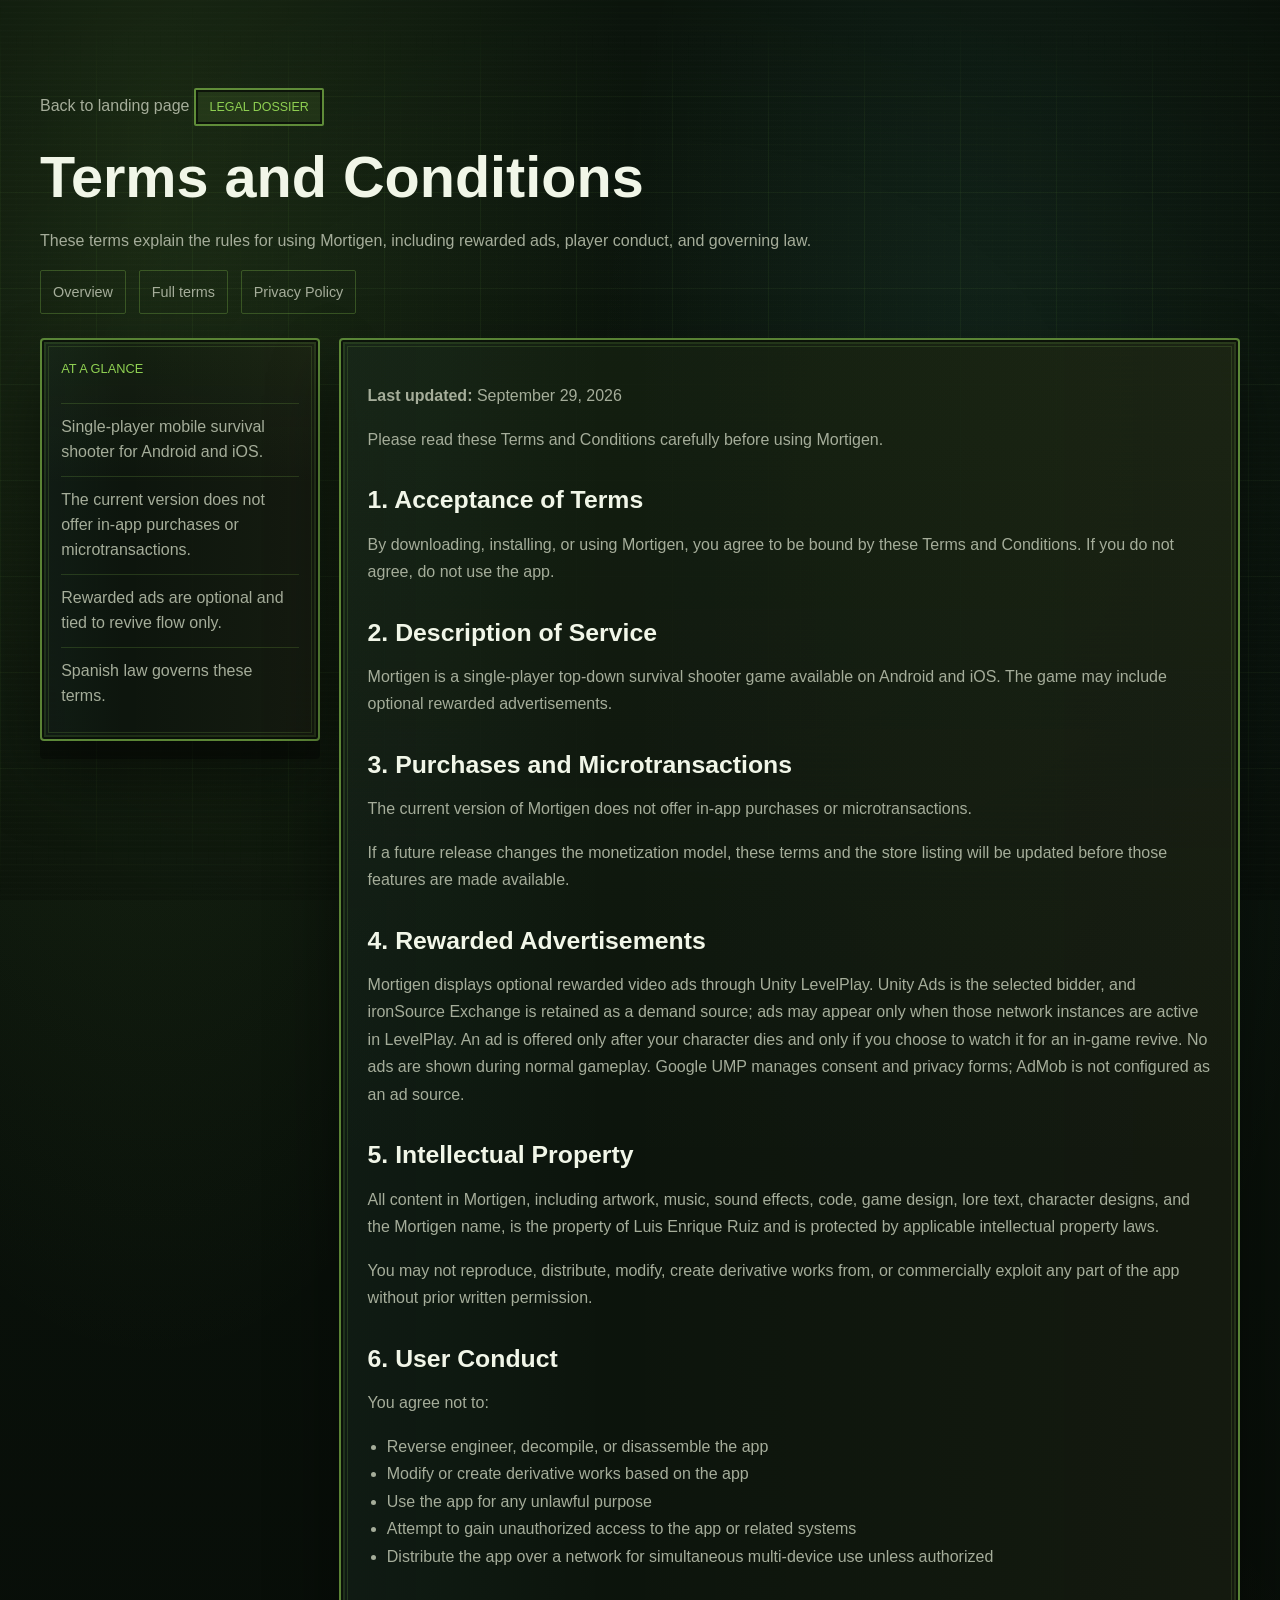
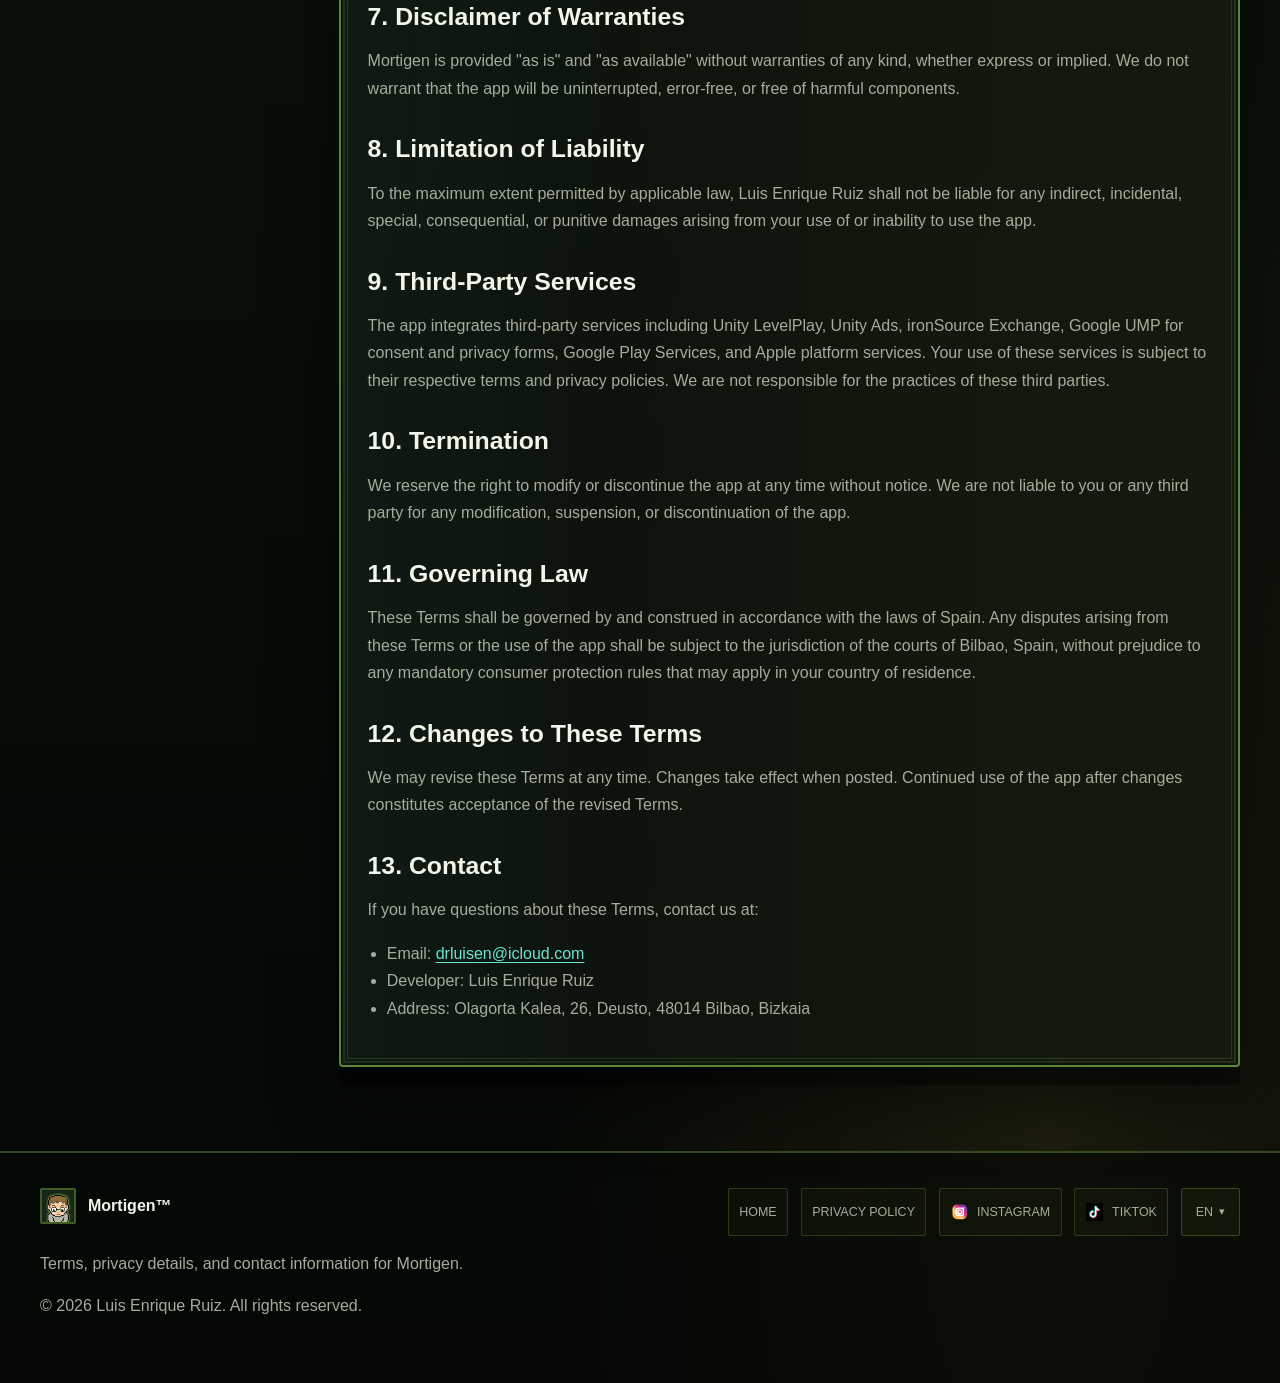
<file: terms.html>
<!doctype html>
<html lang="en">
  <head>
    <meta charset="utf-8">
    <meta name="viewport" content="width=device-width, initial-scale=1">
    <title data-i18n="termsPage.meta.title">Mortigen | Terms and Conditions</title>
    <meta
      name="description"
      data-i18n-content="termsPage.meta.description"
      content="Terms and Conditions for Mortigen, including rewarded ads, player conduct, and governing law."
    >
    <link rel="canonical" href="https://koldo92.github.io/mortigen/terms.html">
    <meta property="og:type" content="website">
    <meta
      property="og:title"
      data-i18n-content="termsPage.meta.title"
      content="Mortigen | Terms and Conditions"
    >
    <meta
      property="og:description"
      data-i18n-content="termsPage.meta.description"
      content="Terms and Conditions for Mortigen, including rewarded ads, player conduct, and governing law."
    >
    <meta property="og:url" content="https://koldo92.github.io/mortigen/terms.html">
    <meta property="og:image" content="https://koldo92.github.io/mortigen/assets/images/og-banner.png">
    <meta property="og:image:width" content="1200">
    <meta property="og:image:height" content="630">
    <meta name="twitter:card" content="summary_large_image">
    <meta
      name="twitter:title"
      data-i18n-content="termsPage.meta.title"
      content="Mortigen | Terms and Conditions"
    >
    <meta
      name="twitter:description"
      data-i18n-content="termsPage.meta.description"
      content="Terms and Conditions for Mortigen, including rewarded ads, player conduct, and governing law."
    >
    <meta name="twitter:image" content="https://koldo92.github.io/mortigen/assets/images/og-banner.png">
    <link rel="preload" href="assets/fonts/retrofont.ttf" as="font" type="font/ttf" crossorigin>
    <link rel="icon" type="image/png" sizes="32x32" href="assets/images/favicon-32x32.png">
    <link rel="icon" type="image/png" sizes="16x16" href="assets/images/favicon-16x16.png">
    <link rel="icon" type="image/png" sizes="192x192" href="assets/images/favicon-192x192.png">
    <link rel="apple-touch-icon" sizes="180x180" href="assets/images/apple-touch-icon.png">
    <meta name="theme-color" content="#071009">
    <link rel="stylesheet" href="assets/css/site.css?v=20261001">
    <script src="assets/js/home-i18n.js?v=20261001" defer></script>
  </head>
  <body class="legal-page">
    <a class="skip-link" href="#full-terms">Skip to content</a>
    <main>
      <section class="section legal-hero">
        <div class="container">
          <a
            class="back-link"
            href="index.html"
            data-i18n="termsPage.backLink"
            data-i18n-href="links.home"
          >
            Back to landing page
          </a>
          <span class="pill" data-i18n="termsPage.hero.pill">Legal dossier</span>
          <h1 data-i18n="termsPage.hero.heading">Terms and Conditions</h1>
          <p
            class="section-copy legal-intro"
            data-i18n="termsPage.hero.intro"
          >
            These terms explain the rules for using Mortigen, including
            rewarded ads, player conduct, and governing law.
          </p>
          <div class="quick-links">
            <a href="#overview" data-i18n="termsPage.quick.overview">Overview</a>
            <a href="#full-terms" data-i18n="termsPage.quick.fullTerms">Full terms</a>
            <a
              href="privacy.html"
              data-i18n="nav.privacyPolicy"
              data-i18n-href="links.privacy"
            >
              Privacy Policy
            </a>
          </div>
        </div>
      </section>

      <section class="section section-tight">
        <div class="container legal-shell">
          <aside class="legal-sidebar">
            <article class="legal-card panel" id="overview">
              <span class="section-kicker" data-i18n="termsPage.overview.kicker">
                At a glance
              </span>
              <ul>
                <li data-i18n="termsPage.overview.item1">
                  Single-player mobile survival shooter for Android and iOS.
                </li>
                <li data-i18n="termsPage.overview.item2">
                  The current version does not offer in-app purchases or
                  microtransactions.
                </li>
                <li data-i18n="termsPage.overview.item3">
                  Rewarded ads are optional and tied to revive flow only.
                </li>
                <li data-i18n="termsPage.overview.item4">
                  Spanish law governs these terms.
                </li>
              </ul>
            </article>

          </aside>

          <article class="legal-article panel" id="full-terms">
            <p data-i18n-html="termsPage.lastUpdated">
              <strong>Last updated:</strong> September 29, 2026
            </p>

            <p data-i18n="termsPage.readCarefully">
              Please read these Terms and Conditions carefully before using
              Mortigen.
            </p>

            <h2 data-i18n="termsPage.section1.heading">1. Acceptance of Terms</h2>
            <p data-i18n="termsPage.section1.body">
              By downloading, installing, or using Mortigen, you agree to be
              bound by these Terms and Conditions. If you do not agree, do not
              use the app.
            </p>

            <h2 data-i18n="termsPage.section2.heading">2. Description of Service</h2>
            <p data-i18n="termsPage.section2.body">
              Mortigen is a single-player top-down survival shooter game
              available on Android and iOS. The game may include optional
              rewarded advertisements.
            </p>

            <h2 data-i18n="termsPage.section3.heading">
              3. Purchases and Microtransactions
            </h2>
            <p data-i18n="termsPage.section3.intro">
              The current version of Mortigen does not offer in-app purchases
              or microtransactions.
            </p>
            <p data-i18n="termsPage.section3.body">
              If a future release changes the monetization model, these terms
              and the store listing will be updated before those features are
              made available.
            </p>

            <h2 data-i18n="termsPage.section4.heading">4. Rewarded Advertisements</h2>
            <p data-i18n="termsPage.section4.body">
              Mortigen displays optional rewarded video ads through Unity
              LevelPlay. Unity Ads is the selected bidder, and ironSource
              Exchange is retained as a demand source; ads may appear only when
              those network instances are active in LevelPlay. An ad is offered
              only after your character dies
              and only if you choose to watch it for an in-game revive. No ads
              are shown during normal gameplay. Google UMP manages consent and
              privacy forms; AdMob is not configured as an ad source.
            </p>

            <h2 data-i18n="termsPage.section5.heading">5. Intellectual Property</h2>
            <p data-i18n-html="termsPage.section5.body1">
              All content in Mortigen, including artwork, music, sound effects,
              code, game design, lore text, character designs, and the Mortigen
              name, is the property of Luis Enrique Ruiz and is protected by
              applicable intellectual property laws.
            </p>
            <p data-i18n="termsPage.section5.body2">
              You may not reproduce, distribute, modify, create derivative
              works from, or commercially exploit any part of the app without
              prior written permission.
            </p>

            <h2 data-i18n="termsPage.section6.heading">6. User Conduct</h2>
            <p data-i18n="termsPage.section6.intro">You agree not to:</p>
            <ul>
              <li data-i18n="termsPage.section6.item1">
                Reverse engineer, decompile, or disassemble the app
              </li>
              <li data-i18n="termsPage.section6.item2">
                Modify or create derivative works based on the app
              </li>
              <li data-i18n="termsPage.section6.item3">
                Use the app for any unlawful purpose
              </li>
              <li data-i18n="termsPage.section6.item4">
                Attempt to gain unauthorized access to the app or related systems
              </li>
              <li data-i18n="termsPage.section6.item5">
                Distribute the app over a network for simultaneous multi-device
                use unless authorized
              </li>
            </ul>

            <h2 data-i18n="termsPage.section7.heading">7. Disclaimer of Warranties</h2>
            <p data-i18n="termsPage.section7.body">
              Mortigen is provided "as is" and "as available" without
              warranties of any kind, whether express or implied. We do not
              warrant that the app will be uninterrupted, error-free, or free
              of harmful components.
            </p>

            <h2 data-i18n="termsPage.section8.heading">8. Limitation of Liability</h2>
            <p data-i18n-html="termsPage.section8.body">
              To the maximum extent permitted by applicable law, Luis Enrique
              Ruiz shall not be liable for any indirect, incidental, special,
              consequential, or punitive damages arising from your use of or
              inability to use the app.
            </p>

            <h2 data-i18n="termsPage.section9.heading">9. Third-Party Services</h2>
            <p data-i18n="termsPage.section9.body">
              The app integrates third-party services including Unity
              LevelPlay, Unity Ads, ironSource Exchange, Google UMP for consent
              and privacy forms, Google Play Services, and Apple platform
              services. Your use of these services is subject to their
              respective terms and privacy policies. We are not responsible
              for the practices of these third parties.
            </p>

            <h2 data-i18n="termsPage.section10.heading">10. Termination</h2>
            <p data-i18n="termsPage.section10.body">
              We reserve the right to modify or discontinue the app at any time
              without notice. We are not liable to you or any third party for
              any modification, suspension, or discontinuation of the app.
            </p>

            <h2 data-i18n="termsPage.section11.heading">11. Governing Law</h2>
            <p data-i18n-html="termsPage.section11.body">
              These Terms shall be governed by and construed in accordance with
              the laws of Spain. Any disputes arising from these Terms or the
              use of the app shall be subject to the jurisdiction of the courts
              of Bilbao, Spain, without prejudice to any mandatory consumer
              protection rules that may apply in your country of residence.
            </p>

            <h2 data-i18n="termsPage.section12.heading">
              12. Changes to These Terms
            </h2>
            <p data-i18n="termsPage.section12.body">
              We may revise these Terms at any time. Changes take effect when
              posted. Continued use of the app after changes constitutes
              acceptance of the revised Terms.
            </p>

            <h2 data-i18n="termsPage.section13.heading">13. Contact</h2>
            <p data-i18n="termsPage.section13.intro">
              If you have questions about these Terms, contact us at:
            </p>
            <ul>
              <li data-i18n-html="termsPage.section13.item1">
                Email: <a href="mailto:drluisen@icloud.com">drluisen@icloud.com</a>
              </li>
              <li data-i18n-html="termsPage.section13.item2">
                Developer: Luis Enrique Ruiz
              </li>
              <li data-i18n-html="termsPage.section13.item3">
                Address: Olagorta Kalea, 26, Deusto, 48014 Bilbao, Bizkaia
              </li>
            </ul>
          </article>
        </div>
      </section>
    </main>

    <footer class="footer">
      <div class="container footer-inner">
        <div class="footer-copy">
          <div class="footer-brand">
            <span class="footer-brand-mark">
              <img
                class="pixel-art"
                src="assets/images/app_icon-64.png"
                width="64"
                height="64"
                alt=""
                aria-hidden="true"
              >
            </span>
            <strong data-i18n="footer.title">Mortigen™</strong>
          </div>
          <p data-i18n="legal.footer.body">
            Terms, privacy details, and contact information for Mortigen.
          </p>
          <p data-i18n="footer.copyright">
            © 2026 Luis Enrique Ruiz. All rights reserved.
          </p>
        </div>

        <div class="footer-links">
          <a
            href="index.html"
            data-i18n="nav.home"
            data-i18n-href="links.home"
          >
            Home
          </a>
          <a
            href="privacy.html"
            data-i18n="nav.privacyPolicy"
            data-i18n-href="links.privacy"
          >
            Privacy Policy
          </a>
          <div class="footer-social-links">
            <a
              class="footer-social-link"
              href="https://www.instagram.com/mortigengame"
              target="_blank"
              rel="noopener noreferrer"
              aria-label="Instagram"
              title="Instagram"
            >
              <svg viewBox="0 0 24 24" aria-hidden="true" focusable="false">
                <defs>
                  <linearGradient id="instagram-gradient-terms" x1="0%" y1="100%" x2="100%" y2="0%">
                    <stop offset="0%" stop-color="#f58529" />
                    <stop offset="35%" stop-color="#feda77" />
                    <stop offset="60%" stop-color="#dd2a7b" />
                    <stop offset="82%" stop-color="#8134af" />
                    <stop offset="100%" stop-color="#515bd4" />
                  </linearGradient>
                </defs>
                <rect x="2" y="2" width="20" height="20" rx="6" fill="url(#instagram-gradient-terms)" />
                <rect x="7" y="7" width="10" height="10" rx="3" fill="none" stroke="#fff" stroke-width="1.8" />
                <circle cx="12" cy="12" r="2.7" fill="none" stroke="#fff" stroke-width="1.8" />
                <circle cx="17.1" cy="6.9" r="1.2" fill="#fff" />
              </svg>
              <span>Instagram</span>
            </a>
            <a
              class="footer-social-link"
              href="https://www.tiktok.com/@mortigengame"
              target="_blank"
              rel="noopener noreferrer"
              aria-label="TikTok"
              title="TikTok"
            >
              <img
                src="assets/images/tiktok-icon-black-square-48.png"
                alt=""
                width="24"
                height="24"
              >
              <span>TikTok</span>
            </a>
          </div>
          <div
            class="lang-switch lang-switch--dropdown footer-lang-switch"
            data-lang-switch
          >
            <button
              class="lang-switch__trigger"
              type="button"
              data-lang-trigger
              aria-haspopup="true"
              aria-expanded="false"
              aria-controls="lang-menu-terms"
              data-i18n-aria-label="lang.aria"
              aria-label="Language selector"
            >
              <span class="lang-switch__trigger-label" data-lang-trigger-label>EN</span>
              <span class="lang-switch__chevron" aria-hidden="true">▾</span>
            </button>
            <div
              class="lang-switch__menu"
              id="lang-menu-terms"
              role="group"
              data-lang-menu
              hidden
            >
              <button
                class="lang-switch__button"
                type="button"
                data-lang-toggle="en"
                aria-pressed="true"
              >
                EN
              </button>
              <button
                class="lang-switch__button"
                type="button"
                data-lang-toggle="es"
                aria-pressed="false"
              >
                ES
              </button>
            </div>
          </div>
        </div>
      </div>
    </footer>
  </body>
</html>
</file>
<file: assets/css/site.css>
@font-face {
  font-family: "RetroFont";
  src: url("../fonts/retrofont.ttf") format("truetype");
  font-display: swap;
}

:root {
  --bg: #050805;
  --bg-2: #0c160d;
  --panel: rgba(13, 21, 13, 0.93);
  --panel-strong: rgba(6, 10, 6, 0.97);
  --line: rgba(143, 208, 82, 0.26);
  --line-strong: rgba(143, 208, 82, 0.58);
  --text: #f1f6e8;
  --muted: #a5ad9a;
  --toxic: #8fd052;
  --teal: #65e6d4;
  --amber: #e8c35a;
  --danger: #e36e54;
  --shadow: 0 18px 0 rgba(0, 0, 0, 0.36), 0 34px 70px rgba(0, 0, 0, 0.48);
  --radius: 4px;
  --radius-sm: 2px;
  --font-display: "RetroFont", "Trebuchet MS", sans-serif;
  --font-body: "Avenir Next", "Segoe UI", "Helvetica Neue", sans-serif;
  --font-mono: "SFMono-Regular", "Menlo", "Consolas", monospace;
}

/* Localized fallback font stacks for non-Latin writing systems */
html:lang(zh) {
  --font-display: "RetroFont", "PingFang SC", "Hiragino Sans GB", "Microsoft YaHei", sans-serif;
}
html:lang(ja) {
  --font-display: "RetroFont", "Hiragino Kaku Gothic ProN", "Meiryo", sans-serif;
}
html:lang(ko) {
  --font-display: "RetroFont", "Apple SD Gothic Neo", "Malgun Gothic", sans-serif;
}
html:lang(ru) {
  --font-display: "RetroFont", "Trebuchet MS", "Helvetica Neue", sans-serif;
}
html:lang(hi) {
  --font-display: "RetroFont", "Kohinoor Devanagari", "Noto Sans Devanagari", sans-serif;
}
html:lang(bn) {
  --font-display: "RetroFont", "Kohinoor Bangla", "Noto Sans Bengali", sans-serif;
}

* {
  box-sizing: border-box;
}

html {
  scroll-behavior: smooth;
  scroll-padding-top: 7rem;
}

body {
  margin: 0;
  min-height: 100vh;
  font-family: var(--font-body);
  color: var(--text);
  background:
    radial-gradient(ellipse at 12% 6%, rgba(143, 208, 82, 0.13), transparent 30%),
    radial-gradient(ellipse at 82% 92%, rgba(232, 195, 90, 0.1), transparent 34%),
    radial-gradient(ellipse at 76% 18%, rgba(101, 230, 212, 0.08), transparent 28%),
    linear-gradient(180deg, var(--bg-2), var(--bg));
}

body::before,
body::after {
  content: "";
  position: fixed;
  inset: 0;
  pointer-events: none;
  z-index: -1;
}

body::before {
  opacity: 0.42;
  background:
    linear-gradient(90deg, rgba(143, 208, 82, 0.12) 1px, transparent 1px),
    linear-gradient(rgba(143, 208, 82, 0.1) 1px, transparent 1px),
    linear-gradient(90deg, rgba(143, 208, 82, 0.035) 1px, transparent 1px),
    linear-gradient(rgba(143, 208, 82, 0.035) 1px, transparent 1px);
  background-size: 96px 96px, 96px 96px, 16px 16px, 16px 16px;
  mask-image: linear-gradient(180deg, transparent 0, #000 8rem, #000 calc(100% - 8rem), transparent 100%);
}

body::after {
  background:
    repeating-linear-gradient(
      180deg,
      rgba(241, 246, 232, 0.035) 0,
      rgba(241, 246, 232, 0.035) 1px,
      transparent 2px,
      transparent 6px
    ),
    radial-gradient(ellipse at center, transparent 48%, rgba(0, 0, 0, 0.52) 100%);
  opacity: 0.36;
}

/* Accessibility: Skip to main content link */
.skip-link {
  position: absolute;
  top: -120px;
  left: 1rem;
  z-index: 1000;
  padding: 0.65rem 1.1rem;
  background: var(--toxic);
  color: #07100a;
  font-family: var(--font-display);
  font-size: 0.85rem;
  font-weight: 700;
  text-decoration: none;
  border-radius: var(--radius-sm);
  box-shadow: 0 6px 16px rgba(0, 0, 0, 0.6);
  transition: top 160ms ease;
}

.skip-link:focus {
  top: 1rem;
  outline: 2px solid var(--teal);
  outline-offset: 2px;
}

a {
  color: inherit;
  text-decoration: none;
}

img {
  display: block;
  max-width: 100%;
  height: auto;
}

.pixel-art {
  image-rendering: pixelated;
  image-rendering: crisp-edges;
}

.container {
  width: min(calc(100% - 2rem), 1200px);
  margin: 0 auto;
}

.panel {
  position: relative;
  overflow: hidden;
  border: 2px solid var(--line-strong);
  border-radius: var(--radius);
  background:
    linear-gradient(180deg, rgba(143, 208, 82, 0.055), transparent 36%),
    linear-gradient(90deg, rgba(101, 230, 212, 0.035), transparent 30%, rgba(232, 195, 90, 0.035)),
    var(--panel);
  box-shadow:
    inset 0 0 0 2px rgba(5, 8, 5, 0.78),
    inset 0 0 0 4px rgba(143, 208, 82, 0.12),
    var(--shadow);
}

.panel::before {
  content: "";
  position: absolute;
  inset: 6px;
  border: 1px solid rgba(143, 208, 82, 0.17);
  pointer-events: none;
  z-index: 1;
}

.pill,
.section-kicker,
.eyebrow {
  font-family: var(--font-display);
  letter-spacing: 0;
}

.pill {
  display: inline-flex;
  align-items: center;
  gap: 0.5rem;
  margin-bottom: 1.1rem;
  padding: 0.62rem 0.85rem;
  border: 2px solid rgba(143, 208, 82, 0.56);
  border-radius: var(--radius-sm);
  background: rgba(143, 208, 82, 0.1);
  color: var(--toxic);
  font-size: 0.78rem;
  text-transform: uppercase;
  box-shadow: inset 0 0 0 2px rgba(5, 8, 5, 0.72);
}

.section-kicker,
.eyebrow {
  display: inline-block;
  margin-bottom: 0.7rem;
  color: var(--toxic);
  font-size: 0.8rem;
  text-transform: uppercase;
}

/* Language selector */
.lang-switch {
  display: inline-flex;
  flex-wrap: wrap;
  align-items: center;
  max-width: 100%;
  padding: 0.25rem;
  border: 1px solid rgba(143, 208, 82, 0.22);
  border-radius: var(--radius-sm);
  background: rgba(143, 208, 82, 0.045);
}

.lang-switch--dropdown {
  position: relative;
  padding: 0;
  border: 0;
  background: transparent;
  border-radius: 0;
  overflow: visible;
}

.lang-switch__trigger {
  display: inline-flex;
  align-items: center;
  gap: 0.4rem;
  min-height: 48px;
  padding: 0.65rem 0.85rem;
  border: 1px solid rgba(143, 208, 82, 0.28);
  border-radius: var(--radius-sm);
  background: rgba(143, 208, 82, 0.055);
  color: var(--muted);
  font-family: var(--font-display);
  font-size: 0.78rem;
  letter-spacing: 0;
  cursor: pointer;
  transition:
    color 160ms ease,
    background 160ms ease,
    border-color 160ms ease,
    box-shadow 160ms ease;
}

.lang-switch__trigger:hover,
.lang-switch__trigger:focus-visible {
  color: var(--text);
  border-color: rgba(143, 208, 82, 0.72);
  outline: 2px solid var(--toxic);
  outline-offset: 2px;
}

.lang-switch__trigger[aria-expanded="true"] {
  color: var(--text);
  border-color: rgba(143, 208, 82, 0.72);
  background: rgba(143, 208, 82, 0.12);
}

.lang-switch__chevron {
  font-size: 0.7rem;
  line-height: 1;
  transition: transform 160ms ease;
}

.lang-switch__trigger[aria-expanded="true"] .lang-switch__chevron {
  transform: rotate(180deg);
}

.lang-switch__menu {
  position: absolute;
  top: calc(100% + 0.5rem);
  right: 0;
  z-index: 30;
  display: grid;
  grid-template-columns: repeat(3, minmax(0, 1fr));
  gap: 0.25rem;
  min-width: 14rem;
  max-width: min(20rem, calc(100vw - 2rem));
  padding: 0.5rem;
  border: 1px solid var(--line);
  border-radius: var(--radius-sm);
  background: var(--panel-strong);
  box-shadow: var(--shadow);
  backdrop-filter: blur(18px);
}

.lang-switch__menu[hidden] {
  display: none;
}

.lang-switch--dropdown .lang-switch__button {
  width: 100%;
  text-align: center;
}

.lang-switch__button {
  border: 0;
  border-radius: var(--radius-sm);
  background: transparent;
  color: var(--muted);
  font-family: var(--font-display);
  font-size: 0.78rem;
  letter-spacing: 0;
  min-height: 44px;
  padding: 0.55rem 0.8rem;
  cursor: pointer;
  transition:
    color 160ms ease,
    background 160ms ease,
    box-shadow 160ms ease;
}

.lang-switch__button[aria-pressed="true"] {
  color: #07100a;
  background: var(--toxic);
  box-shadow: 3px 3px 0 rgba(0, 0, 0, 0.72);
}

.lang-switch__button:hover {
  color: var(--text);
  background: rgba(143, 208, 82, 0.12);
}

.lang-switch__button:focus-visible {
  color: var(--text);
  outline: 2px solid var(--toxic);
  outline-offset: 2px;
}

/* Sections & Typography */
.section {
  position: relative;
  padding: 5.25rem 0;
}

.section-tight {
  padding-top: 0;
}

.section-header {
  max-width: 790px;
  margin-bottom: 2rem;
  padding-left: 1rem;
  border-left: 4px solid rgba(143, 208, 82, 0.74);
}

.section-copy,
.feature-card p,
.footer p,
.legal-intro {
  color: var(--muted);
  line-height: 1.62;
}

h1,
h2,
h3 {
  margin: 0 0 0.75rem;
  line-height: 1.1;
  font-family: var(--font-display);
  letter-spacing: 0;
  overflow-wrap: anywhere;
  text-shadow: 4px 4px 0 rgba(0, 0, 0, 0.76);
}

h1 {
  font-size: 3.25rem;
}

h2 {
  font-size: 2.85rem;
}

h3 {
  font-size: 1.28rem;
}

.logo-wrap {
  max-width: 390px;
  margin-bottom: 0.75rem;
  filter: drop-shadow(6px 6px 0 rgba(0, 0, 0, 0.72));
}

/* Hero Section */
.hero {
  min-height: min(760px, 100svh);
  padding-top: 2rem;
  padding-bottom: 2.75rem;
  overflow: hidden;
  display: flex;
  align-items: center;
}

.hero-grid {
  display: grid;
  grid-template-columns: minmax(0, 1fr) minmax(18rem, 0.78fr);
  gap: clamp(1.5rem, 4vw, 4.5rem);
  align-items: center;
}

.hero-copy h1 {
  max-width: 11em;
  font-size: clamp(2.7rem, 5.1vw, 4.55rem);
  overflow-wrap: normal;
}

.hero-lede {
  max-width: 35rem;
  margin: 0.9rem 0 0;
  color: rgba(241, 246, 232, 0.86);
  font-size: 1.08rem;
}

.hero-actions,
.footer-links,
.quick-links,
.feature-meta {
  display: flex;
  flex-wrap: wrap;
  gap: 0.8rem;
}

.hero-actions {
  align-items: center;
  margin: 0.85rem 0 0.65rem;
}

.hero-actions--compact {
  margin: 0.75rem 0 0.7rem;
}

.download-note {
  margin: -0.35rem 0 0;
  color: rgba(232, 195, 90, 0.92);
  font-family: var(--font-mono);
  font-size: 0.86rem;
  line-height: 1.5;
}

.store-badge-link {
  display: inline-flex;
  align-items: center;
  justify-content: center;
  inline-size: 13.25rem;
  block-size: 4.35rem;
  padding: 0.45rem 0.6rem;
  border: 2px solid rgba(143, 208, 82, 0.54);
  border-radius: var(--radius-sm);
  background:
    linear-gradient(180deg, rgba(143, 208, 82, 0.08), transparent 44%),
    #050805;
  box-shadow:
    inset 0 0 0 2px rgba(5, 8, 5, 0.8),
    5px 5px 0 rgba(0, 0, 0, 0.72);
  overflow: hidden;
  line-height: 0;
  transition:
    transform 180ms ease,
    opacity 180ms ease;
}

.store-badge-link:hover,
.store-badge-link:focus-visible {
  transform: translate(-2px, -2px);
  border-color: rgba(143, 208, 82, 0.92);
}

.store-badge-link:focus-visible {
  outline: 2px solid rgba(109, 235, 232, 0.82);
  outline-offset: 4px;
  border-radius: var(--radius-sm);
}

.store-badge {
  display: block;
  width: auto;
  height: auto;
  max-width: none;
}

.store-badge--app-store {
  height: 3.25rem;
  max-width: 100%;
}

.store-badge--google {
  height: 3.05rem;
  max-width: 100%;
}

/* Hero scene & Luisen Sprite */
.hero-scene {
  display: grid;
  grid-template-columns: 1fr;
  gap: 1rem;
  align-items: start;
}

.sprite-panel {
  position: relative;
  display: grid;
  gap: 1rem;
  align-self: center;
  padding: clamp(1rem, 2.4vw, 1.5rem);
  border: 2px solid rgba(143, 208, 82, 0.48);
  border-radius: var(--radius);
  background:
    linear-gradient(180deg, rgba(101, 230, 212, 0.08), transparent 34%),
    linear-gradient(135deg, rgba(227, 110, 84, 0.08), transparent 42%),
    rgba(6, 10, 6, 0.9);
  box-shadow: var(--shadow);
}

.sprite-panel::before {
  content: "";
  position: absolute;
  inset: 0;
  background:
    linear-gradient(90deg, rgba(143, 208, 82, 0.11) 1px, transparent 1px),
    linear-gradient(rgba(143, 208, 82, 0.08) 1px, transparent 1px);
  background-size: 32px 32px;
  opacity: 0.34;
  pointer-events: none;
}

.luisen-stage {
  position: relative;
  display: flex;
  min-height: 21rem;
  flex-direction: column;
  align-items: center;
  justify-content: flex-end;
  overflow: hidden;
  border-radius: var(--radius-sm);
  background:
    radial-gradient(ellipse at 50% 72%, rgba(101, 230, 212, 0.16), transparent 46%),
    linear-gradient(90deg, rgba(31, 52, 45, 0.88) 1px, transparent 1px),
    linear-gradient(rgba(31, 52, 45, 0.88) 1px, transparent 1px),
    linear-gradient(180deg, rgba(7, 16, 12, 0.18), rgba(3, 6, 4, 0.92));
  background-size: auto, 48px 48px, 48px 48px, auto;
}

.luisen-sprite {
  position: relative;
  z-index: 2;
  width: 200px;
  height: 276px;
  margin-bottom: 1.15rem;
  background-image: url("../images/player_idle.webp");
  background-repeat: no-repeat;
  background-size: 800px 552px;
  filter: drop-shadow(10px 16px 0 rgba(0, 0, 0, 0.42));
  transform: scale(clamp(1.12, 0.98 + 1.2vw, 1.46));
  transform-origin: center bottom;
  animation: luisenIdle 960ms steps(1) infinite;
}

.luisen-shadow {
  position: absolute;
  bottom: 1.7rem;
  left: 50%;
  width: 12rem;
  height: 2.1rem;
  border-radius: 50%;
  background: radial-gradient(ellipse, rgba(0, 0, 0, 0.58), transparent 70%);
  transform: translateX(-50%);
}

.hero-signal {
  position: relative;
  z-index: 1;
  display: flex;
  flex-wrap: wrap;
  align-items: center;
  justify-content: space-between;
  gap: 0.7rem;
  color: var(--muted);
  font-family: var(--font-mono);
  font-size: 0.9rem;
}

.hero-signal strong {
  color: var(--text);
  font-family: var(--font-display);
  font-size: 0.95rem;
}

/* Proof band */
.proof-band {
  padding-top: 0;
  padding-bottom: 4rem;
}

.proof-grid {
  display: grid;
  grid-template-columns: repeat(3, minmax(0, 1fr));
  gap: 1rem;
}

.proof-card {
  display: flex;
  align-items: center;
  gap: 0.85rem;
  min-height: 6rem;
  padding: 1rem 1.15rem;
}

.proof-card strong {
  color: var(--toxic);
  font-family: var(--font-display);
  font-size: clamp(1.55rem, 3vw, 2.6rem);
  line-height: 1;
  text-shadow: 4px 4px 0 rgba(0, 0, 0, 0.72);
}

.proof-card span {
  color: var(--text);
  font-family: var(--font-display);
  font-size: clamp(0.9rem, 1.55vw, 1.12rem);
  line-height: 1.2;
  text-transform: uppercase;
}

.proof-card:nth-child(1) strong {
  color: var(--danger);
}

.proof-card:nth-child(2) strong {
  color: var(--teal);
}

.proof-card:nth-child(3) strong {
  color: var(--amber);
}

/* Gameplay Section */
.gameplay-section {
  padding-top: 0;
}

.compact-header {
  max-width: 48rem;
}

.phone-gallery {
  display: grid;
  grid-template-columns: repeat(4, minmax(0, 1fr));
  gap: clamp(0.8rem, 2.4vw, 1.4rem);
  align-items: start;
  margin-top: 1.6rem;
}

.phone-frame {
  position: relative;
  margin: 0;
}

.phone-frame::before,
.phone-frame::after {
  content: "";
  position: absolute;
  z-index: 2;
  border-radius: 999px;
  background: linear-gradient(180deg, #56615b, #050605 58%, #2c3832);
  box-shadow:
    inset 1px 0 0 rgba(255, 255, 255, 0.16),
    0 0 0 1px rgba(143, 208, 82, 0.34),
    0 8px 18px rgba(0, 0, 0, 0.42);
  pointer-events: none;
}

.phone-frame::before {
  top: 16%;
  left: -0.22rem;
  width: 0.28rem;
  height: 4.1rem;
}

.phone-frame::after {
  top: 27%;
  right: -0.22rem;
  width: 0.28rem;
  height: 5.6rem;
}

.phone-shell {
  position: relative;
  isolation: isolate;
  overflow: hidden;
  aspect-ratio: 1179 / 2556;
  z-index: 1;
  border: clamp(0.62rem, 1.25vw, 0.9rem) solid #050605;
  border-radius: clamp(1.65rem, 3.15vw, 2.55rem);
  background: #000;
  box-shadow:
    inset 0 0 0 1px rgba(255, 255, 255, 0.1),
    inset 0 0 0 3px rgba(0, 0, 0, 0.82),
    0 0 0 2px #222a25,
    0 0 0 4px rgba(143, 208, 82, 0.34),
    0 1.35rem 3rem rgba(0, 0, 0, 0.54);
}

.phone-shell::after {
  content: "";
  position: absolute;
  inset: 0;
  border-radius: inherit;
  box-shadow:
    inset 0 0 0 1px rgba(255, 255, 255, 0.12),
    inset 0 0 24px rgba(0, 0, 0, 0.34);
  pointer-events: none;
  z-index: 2;
}

.phone-notch {
  position: absolute;
  top: 1.05%;
  left: 50%;
  z-index: 3;
  width: 31%;
  height: 4.35%;
  border-radius: 999px;
  background: #000;
  box-shadow:
    inset 0 -1px 0 rgba(255, 255, 255, 0.08),
    0 1px 6px rgba(0, 0, 0, 0.72);
  transform: translateX(-50%);
}

.phone-shell img {
  position: absolute;
  inset: 0;
  z-index: 1;
  width: 100%;
  height: 100%;
  object-fit: cover;
}

.phone-frame figcaption {
  margin-top: 0.85rem;
  color: var(--toxic);
  font-family: var(--font-display);
  font-size: 0.86rem;
  text-align: center;
  text-transform: uppercase;
}

/* Upgrades Section */
.upgrades-section {
  margin-top: clamp(3rem, 6vw, 5rem);
  padding-top: clamp(2rem, 4vw, 3rem);
  border-top: 2px solid rgba(143, 208, 82, 0.2);
}

.upgrades-header {
  margin-bottom: 1.2rem;
}

.features-grid {
  display: grid;
  grid-template-columns: repeat(2, minmax(0, 1fr));
  gap: 1rem;
}

.feature-card {
  display: grid;
  grid-template-columns: 90px 1fr;
  gap: 1rem;
  align-items: start;
  min-height: 100%;
  padding: 1.2rem;
}

.feature-card h3 {
  font-size: clamp(1.05rem, 1.7vw, 1.34rem);
}

.feature-card p {
  margin-bottom: 0.95rem;
}

.icon-wrap {
  display: grid;
  place-items: center;
  width: 90px;
  min-height: 90px;
  border: 2px solid rgba(143, 208, 82, 0.42);
  border-radius: var(--radius-sm);
  background:
    radial-gradient(circle at top, rgba(101, 230, 212, 0.12), transparent 42%),
    rgba(143, 208, 82, 0.055);
  box-shadow: inset 0 0 0 2px rgba(5, 8, 5, 0.75);
}

.icon-wrap img {
  width: 72px;
  height: 72px;
  max-width: 100%;
  max-height: 100%;
  object-fit: contain;
}

.feature-meta {
  gap: 0.55rem;
}

.feature-meta span {
  padding: 0.35rem 0.6rem;
  border: 1px solid rgba(143, 208, 82, 0.28);
  border-radius: var(--radius-sm);
  color: var(--muted);
  font-size: 0.8rem;
  line-height: 1.25;
}

/* Gameplay CTA */
.gameplay-cta {
  display: flex;
  align-items: center;
  justify-content: space-between;
  gap: 1.25rem;
  margin-top: clamp(2rem, 5vw, 4rem);
  padding: 1.3rem 0 0;
  border-top: 2px solid rgba(143, 208, 82, 0.28);
}

.gameplay-cta h2 {
  max-width: 16ch;
  margin-bottom: 0;
  font-size: clamp(1.7rem, 3vw, 2.65rem);
}

/* Footer */
.footer {
  padding: 2.2rem 0 3rem;
  border-top: 2px solid rgba(143, 208, 82, 0.32);
  background: rgba(5, 8, 5, 0.66);
}

.footer-inner {
  display: flex;
  justify-content: space-between;
  gap: 1rem;
  align-items: flex-start;
}

.footer-copy {
  flex: 1 1 42rem;
  min-width: 0;
}

.footer-brand {
  display: inline-flex;
  align-items: center;
  gap: 0.75rem;
  margin-bottom: 0.7rem;
}

.footer-brand strong {
  font-family: var(--font-display);
  font-size: 1rem;
}

.footer-brand-mark {
  display: grid;
  place-items: center;
  width: 2.25rem;
  height: 2.25rem;
  border: 2px solid rgba(143, 208, 82, 0.38);
  border-radius: var(--radius-sm);
  overflow: hidden;
  background: rgba(143, 208, 82, 0.08);
  box-shadow: inset 0 0 0 2px rgba(5, 8, 5, 0.75);
}

.footer-brand-mark img {
  width: 100%;
  height: 100%;
  object-fit: cover;
}

.footer-links {
  flex: 0 1 34rem;
  justify-content: flex-end;
  align-items: center;
}

.footer-links a {
  color: var(--muted);
}

.footer-links > a,
.footer-social-link {
  display: inline-flex;
  align-items: center;
  justify-content: center;
  min-height: 48px;
  padding: 0.48rem 0.65rem;
  border: 1px solid rgba(143, 208, 82, 0.22);
  border-radius: var(--radius-sm);
  background: rgba(143, 208, 82, 0.04);
  font-family: var(--font-display);
  font-size: 0.78rem;
  text-transform: uppercase;
}

.footer-social-link {
  display: inline-flex;
  align-items: center;
  gap: 0.55rem;
}

.footer-social-links {
  display: inline-flex;
  flex-wrap: wrap;
  gap: 0.8rem;
  white-space: nowrap;
}

.footer-social-link svg,
.footer-social-link img {
  width: 1.1rem;
  height: 1.1rem;
  flex: none;
}

.footer-lang-switch .lang-switch__menu {
  top: auto;
  right: 0;
  bottom: calc(100% + 0.5rem);
}

.footer-legal-note {
  max-width: 52ch;
  margin-top: 0.8rem;
  color: rgba(165, 173, 154, 0.82);
  font-size: 0.82rem;
  line-height: 1.55;
}

.footer-legal-note-inline {
  display: flex;
  flex-wrap: wrap;
  gap: 0.15rem 0.8rem;
  max-width: 76ch;
}

.footer-links a:hover,
.footer-links a:focus-visible {
  color: var(--text);
  border-color: rgba(143, 208, 82, 0.58);
  outline: 2px solid var(--toxic);
  outline-offset: 2px;
}

/* Legal Pages */
.back-link {
  display: inline-flex;
  align-items: center;
  gap: 0.5rem;
  min-height: 44px;
  margin-bottom: 1rem;
  color: var(--muted);
}

.back-link:hover,
.back-link:focus-visible {
  color: var(--text);
  outline: 2px solid var(--toxic);
  outline-offset: 2px;
}

.legal-hero {
  padding-bottom: 1.5rem;
}

.legal-page {
  scroll-padding-top: 2rem;
}

.legal-page h1,
.legal-page h2,
.legal-page h3,
.legal-page .pill,
.legal-page .section-kicker,
.legal-page .quick-links a,
.legal-page .footer-brand strong,
.legal-page .footer-links > a,
.legal-page .footer-social-link,
.legal-page .lang-switch__trigger,
.legal-page .lang-switch__button {
  font-family: var(--font-body);
  letter-spacing: 0;
  text-shadow: none;
}

.legal-page h1,
.legal-page h2,
.legal-page h3 {
  font-weight: 800;
  line-height: 1.18;
}

.legal-page .legal-sidebar {
  top: 1rem;
}

.legal-hero h1 {
  max-width: none;
  font-size: 3.6rem;
}

.legal-shell {
  display: grid;
  grid-template-columns: 280px minmax(0, 1fr);
  gap: 1.2rem;
  align-items: start;
}

.legal-sidebar {
  position: sticky;
  top: 6.5rem;
  display: grid;
  gap: 1rem;
}

.legal-card {
  padding: 1.2rem;
}

.legal-card ul {
  margin: 1rem 0 0;
  padding: 0;
  list-style: none;
}

.legal-card li {
  padding: 0.7rem 0;
  border-top: 1px solid rgba(143, 208, 82, 0.18);
  color: var(--muted);
  line-height: 1.55;
}

.legal-article {
  padding: 1.65rem;
}

.legal-article h2 {
  margin-top: 2rem;
  font-size: 1.55rem;
}

.legal-article h3 {
  margin-top: 1.5rem;
  font-size: 1.1rem;
}

.legal-article p,
.legal-article li {
  color: var(--muted);
  line-height: 1.72;
}

.legal-article a {
  color: var(--teal);
  text-decoration: underline;
  text-underline-offset: 3px;
}

.legal-article a:hover,
.legal-article a:focus-visible {
  color: var(--text);
  outline: 2px solid var(--teal);
  outline-offset: 2px;
}

.legal-article ul,
.legal-article ol {
  padding-left: 1.2rem;
}

.quick-links a {
  display: inline-flex;
  align-items: center;
  min-height: 44px;
  padding: 0.5rem 0.75rem;
  border: 1px solid rgba(143, 208, 82, 0.28);
  border-radius: var(--radius-sm);
  color: var(--muted);
  font-size: 0.9rem;
}

.quick-links a:hover,
.quick-links a:focus-visible {
  color: var(--text);
  border-color: var(--line-strong);
  outline: 2px solid var(--toxic);
  outline-offset: 2px;
}

/* Animations & Motion */
.pulse {
  animation: pulseGlow 2.8s ease-in-out infinite;
}

.motion-ready .motion-reveal {
  opacity: 0;
  transform: translate3d(0, 24px, 0);
  transition:
    opacity 640ms ease,
    transform 640ms cubic-bezier(0.2, 0.8, 0.2, 1);
  transition-delay: var(--motion-delay, 0ms);
  will-change: opacity, transform;
}

.motion-ready .motion-reveal.motion-reveal--lift {
  transform: translate3d(0, 30px, 0);
}

.motion-ready .motion-reveal.is-visible {
  opacity: 1;
  transform: translate3d(0, 0, 0);
  will-change: auto;
}

.motion-ready .logo-wrap.is-visible {
  animation: logoFloat 5.6s ease-in-out 900ms infinite;
}

.motion-ready .sprite-panel.is-visible {
  animation: heroSettle 6.4s ease-in-out 700ms infinite;
}

@keyframes logoFloat {
  0%, 100% {
    transform: translate3d(0, 0, 0);
  }
  50% {
    transform: translate3d(0, -5px, 0);
  }
}

@keyframes heroSettle {
  0%, 100% {
    transform: translate3d(0, 0, 0);
  }
  50% {
    transform: translate3d(0, -8px, 0);
  }
}

@keyframes pulseGlow {
  0%, 100% {
    box-shadow: 0 0 0 rgba(143, 208, 82, 0);
  }
  50% {
    box-shadow: 0 0 30px rgba(143, 208, 82, 0.2);
  }
}

@keyframes luisenIdle {
  0%, 12.49% {
    background-position: 0 0;
  }
  12.5%, 24.99% {
    background-position: -200px 0;
  }
  25%, 37.49% {
    background-position: -400px 0;
  }
  37.5%, 49.99% {
    background-position: -600px 0;
  }
  50%, 62.49% {
    background-position: 0 -276px;
  }
  62.5%, 74.99% {
    background-position: -200px -276px;
  }
  75%, 87.49% {
    background-position: -400px -276px;
  }
  87.5%, 100% {
    background-position: -600px -276px;
  }
}

/* Hover effects for pointer devices */
@media (hover: hover) and (pointer: fine) {
  .feature-card {
    transition:
      border-color 180ms ease,
      transform 180ms ease;
  }
  .feature-card:hover {
    transform: translate3d(0, -3px, 0);
    border-color: rgba(143, 208, 82, 0.78);
  }
}

/* Responsive Breakpoints */
@media (max-width: 1100px) {
  .hero-grid,
  .legal-shell {
    grid-template-columns: 1fr;
  }
  .hero-copy h1 {
    font-size: clamp(2.55rem, 8vw, 4.4rem);
  }
  .sprite-panel {
    max-width: 31rem;
    justify-self: center;
    width: min(100%, 31rem);
  }
  .phone-gallery {
    grid-template-columns: repeat(2, minmax(0, 1fr));
    max-width: 44rem;
    margin-right: auto;
    margin-left: auto;
  }
  .legal-sidebar {
    position: static;
  }
}

@media (max-width: 700px) {
  html {
    scroll-padding-top: 8rem;
  }
  .hero {
    min-height: auto;
    padding-top: 1.25rem;
    padding-bottom: 2rem;
  }
  .section {
    padding: 3.7rem 0;
  }
  .section-header {
    padding-left: 0.75rem;
  }
  h2,
  .legal-hero h1 {
    font-size: 2.2rem;
  }
  h3 {
    font-size: 1.12rem;
  }
  .proof-grid {
    grid-template-columns: 1fr;
  }
  .proof-card {
    min-height: 4.6rem;
  }
  .phone-gallery {
    grid-template-columns: 1fr;
    max-width: min(100%, 21rem);
    margin-right: auto;
    margin-left: auto;
  }
  .phone-frame {
    width: 100%;
  }
  .features-grid {
    grid-template-columns: 1fr;
  }
  .upgrades-section .feature-card {
    grid-template-columns: 64px 1fr;
  }
  .upgrades-section .icon-wrap {
    width: 64px;
    min-height: 64px;
  }
  .upgrades-section .icon-wrap img {
    width: 52px;
    height: 52px;
  }
  .gameplay-cta {
    align-items: flex-start;
    flex-direction: column;
  }
  .gameplay-cta .hero-actions {
    width: 100%;
  }
  .luisen-stage {
    min-height: 19rem;
  }
  .luisen-sprite {
    transform: scale(1.08);
  }
  .footer-inner {
    flex-direction: column;
    align-items: flex-start;
  }
  .footer-links {
    display: grid;
    grid-template-columns: repeat(2, minmax(0, 1fr));
    align-items: stretch;
    width: 100%;
    gap: 0.65rem;
  }
  .footer-links > a {
    grid-column: 1 / -1;
    width: 100%;
    min-width: 0;
    text-align: center;
  }
  .footer-social-links {
    display: grid;
    grid-column: 1 / -1;
    grid-template-columns: repeat(2, minmax(0, 1fr));
    width: 100%;
    gap: 0.65rem;
    white-space: normal;
  }
  .footer-social-link {
    width: 100%;
    min-width: 0;
  }
  .footer-lang-switch {
    grid-column: 1 / -1;
    width: 100%;
  }
  .footer-lang-switch .lang-switch__trigger {
    justify-content: center;
    width: 100%;
  }
  .lang-switch--dropdown {
    justify-self: stretch;
    align-self: flex-start;
  }
  .lang-switch__menu {
    left: 0;
    right: auto;
    min-width: min(16rem, calc(100vw - 2rem));
  }
}

@media (max-width: 560px) {
  .container {
    width: min(calc(100% - 1.25rem), 1200px);
  }
  .pill {
    margin-bottom: 0.8rem;
    padding: 0.5rem 0.7rem;
  }
  .logo-wrap {
    max-width: 320px;
    margin-bottom: 0.65rem;
  }
  .hero-copy h1 {
    max-width: none;
    font-size: clamp(2rem, 9vw, 2.75rem);
  }
  .hero-lede {
    font-size: 1rem;
  }
  .hero-actions {
    flex-direction: column;
    align-items: stretch;
    gap: 0.65rem;
  }
  .hero-actions .store-badge-link {
    inline-size: min(100%, 13.25rem);
    block-size: 4.25rem;
    align-self: flex-start;
  }
  .proof-band {
    padding-bottom: 3rem;
  }
  .sprite-panel {
    padding: 0.75rem;
  }
  .luisen-stage {
    min-height: 17rem;
  }
  .hero-signal {
    align-items: flex-start;
    flex-direction: column;
  }
}

/* Reduced Motion */
@media (prefers-reduced-motion: reduce) {
  html {
    scroll-behavior: auto;
  }
  *,
  *::before,
  *::after {
    animation: none !important;
    transition: none !important;
  }
  .motion-ready .motion-reveal {
    opacity: 1 !important;
    transform: none !important;
  }
}

/* Print Styles for Legal Pages */
@media print {
  body {
    background: #fff !important;
    color: #111 !important;
  }
  body::before,
  body::after {
    display: none !important;
  }
  .panel {
    background: #fff !important;
    border: 1px solid #ddd !important;
    box-shadow: none !important;
    color: #111 !important;
  }
  .legal-sidebar,
  .quick-links,
  .back-link,
  .footer-links,
  .footer-social-links,
  .lang-switch,
  .hero-actions,
  .skip-link {
    display: none !important;
  }
  .legal-shell {
    grid-template-columns: 1fr !important;
  }
  .section-copy,
  .legal-article p,
  .legal-article li,
  .legal-card li {
    color: #222 !important;
  }
  h1, h2, h3, strong {
    color: #000 !important;
    text-shadow: none !important;
  }
  a {
    color: #111 !important;
    text-decoration: underline !important;
  }
}
</file>
